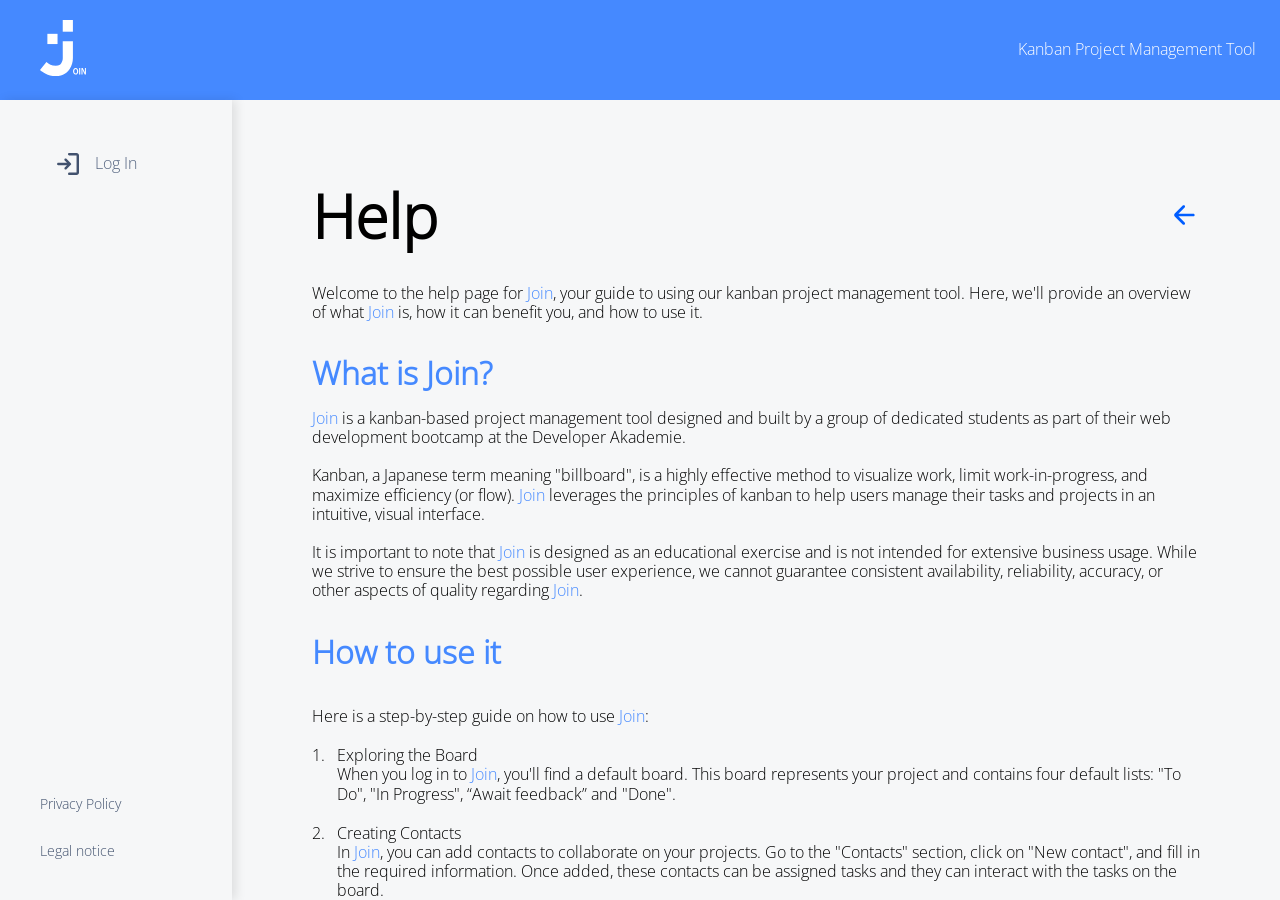
<file: html/help.html>
<!DOCTYPE html>
<html lang="en">

<head>
    <meta charset="UTF-8">
    <meta name="viewport" content="width=device-width, initial-scale=1.0">
    <title>Join | Help</title>

    <link rel="stylesheet" href="../css/fonts.css">
    <link rel="stylesheet" href="../css/standard.css">
    <link rel="stylesheet" href="../css/header.css">
    <link rel="stylesheet" href="../css/sidebar.css">
    <link rel="stylesheet" href="../css/help.css">
    <link rel="shortcut icon" href="../assets/icon/logo-blue.svg" type="image/x-icon">
</head>

<body onload="init()">

    <header>
        <div id="headerContent" class="header-content"></div>
    </header>

    <aside id="sidebarContent"></aside>

    <main>
        <div id="helpContent">
            <div class="help-headline">
                <h1>Help</h1>
                <button class="back-arrow" onclick="history.back()"><img class="back-arrow-img"
                        src="../assets/icon/sign/backarrow.svg" alt=""></button>
            </div>
            <p>Welcome to the help page for <span class="highlight-join">Join</span>, your guide to using our kanban
                project management tool. Here, we'll
                provide an overview of what <span class="highlight-join">Join</span> is, how it can benefit you, and how
                to use it.
            </p>
            <div class="whats-join">
                <h2>What is Join?</h2>
                <p><span class="highlight-join">Join</span> is a kanban-based project management tool designed and built
                    by a group of dedicated students as
                    part of their web development bootcamp at the Developer Akademie.<br>
                    <br>
                    Kanban, a Japanese term meaning "billboard", is a highly effective method to visualize work, limit
                    work-in-progress, and maximize efficiency (or flow). <span class="highlight-join">Join</span>
                    leverages the principles of kanban to help
                    users manage their tasks and projects in an intuitive, visual interface.<br>
                    <br>
                    It is important to note that <span class="highlight-join">Join</span> is designed as an educational
                    exercise and is not intended for
                    extensive business usage. While we strive to ensure the best possible user experience, we cannot
                    guarantee consistent availability, reliability, accuracy, or other aspects of quality regarding
                    <span class="highlight-join">Join</span>.
                </p>
            </div>
            <div class="howto-join">
                <h2>How to use it</h2>
                <p>Here is a step-by-step guide on how to use <span class="highlight-join">Join</span>:</p>
                <div class="explanation-point">
                    <p>1.</p>
                    <p>Exploring the Board<br>
                        When you log in to <span class="highlight-join">Join</span>, you'll find a default board. This
                        board represents your project and
                        contains four default lists: "To Do", "In Progress", “Await feedback” and "Done".
                    </p>
                </div>
                <div class="explanation-point">
                    <p>2.</p>
                    <p>Creating Contacts<br>
                        In <span class="highlight-join">Join</span>, you can add contacts to collaborate on your
                        projects. Go to the "Contacts" section,
                        click on "New contact", and fill in the required information. Once added, these contacts can be
                        assigned tasks and they can interact with the tasks on the board.
                    </p>
                </div>
                <div class="explanation-point">
                    <p>3.</p>
                    <p>Adding Cards<br>
                        Now that you've added your contacts, you can start adding cards. Cards represent individual
                        tasks. Click the "+" button under the appropriate list to create a new card. Fill in the task
                        details in the card, like task name, description, due date, assignees, etc.
                    </p>
                </div>
                <div class="explanation-point">
                    <p>4.</p>
                    <p>Moving Cards<br>
                        As the task moves from one stage to another, you can reflect that on the board by dragging and
                        dropping the card from one list to another.
                    </p>
                </div>
                <div class="explanation-point">
                    <p>5.</p>
                    <p>Deleting Cards<br>
                        Once a task is completed, you can either move it to the "Done" list or delete it. Deleting a
                        card will permanently remove it from the board. Please exercise caution when deleting cards, as
                        this action is irreversible.<br>
                        <br>
                        Remember that using <span class="highlight-join">Join</span> effectively requires consistent
                        updates from you and your team to
                        ensure the board reflects the current state of your project.<br>
                        <br>
                        Have more questions about <span class="highlight-join">Join</span>? Feel free to contact us at
                        da100projects@gmail.com. We're here to
                        help you!
                    </p>
                </div>
            </div>
            <h2>Enjoy using Join!</h2>
        </div>
    </main>

</body>

<script src="../script/templateHelper.js"></script>
<script src="../templates/sidebarTemplate.js"></script>
<script src="../templates/headerTemplate.js"></script>
<script src="../script/script.js"></script>

</html>
</file>
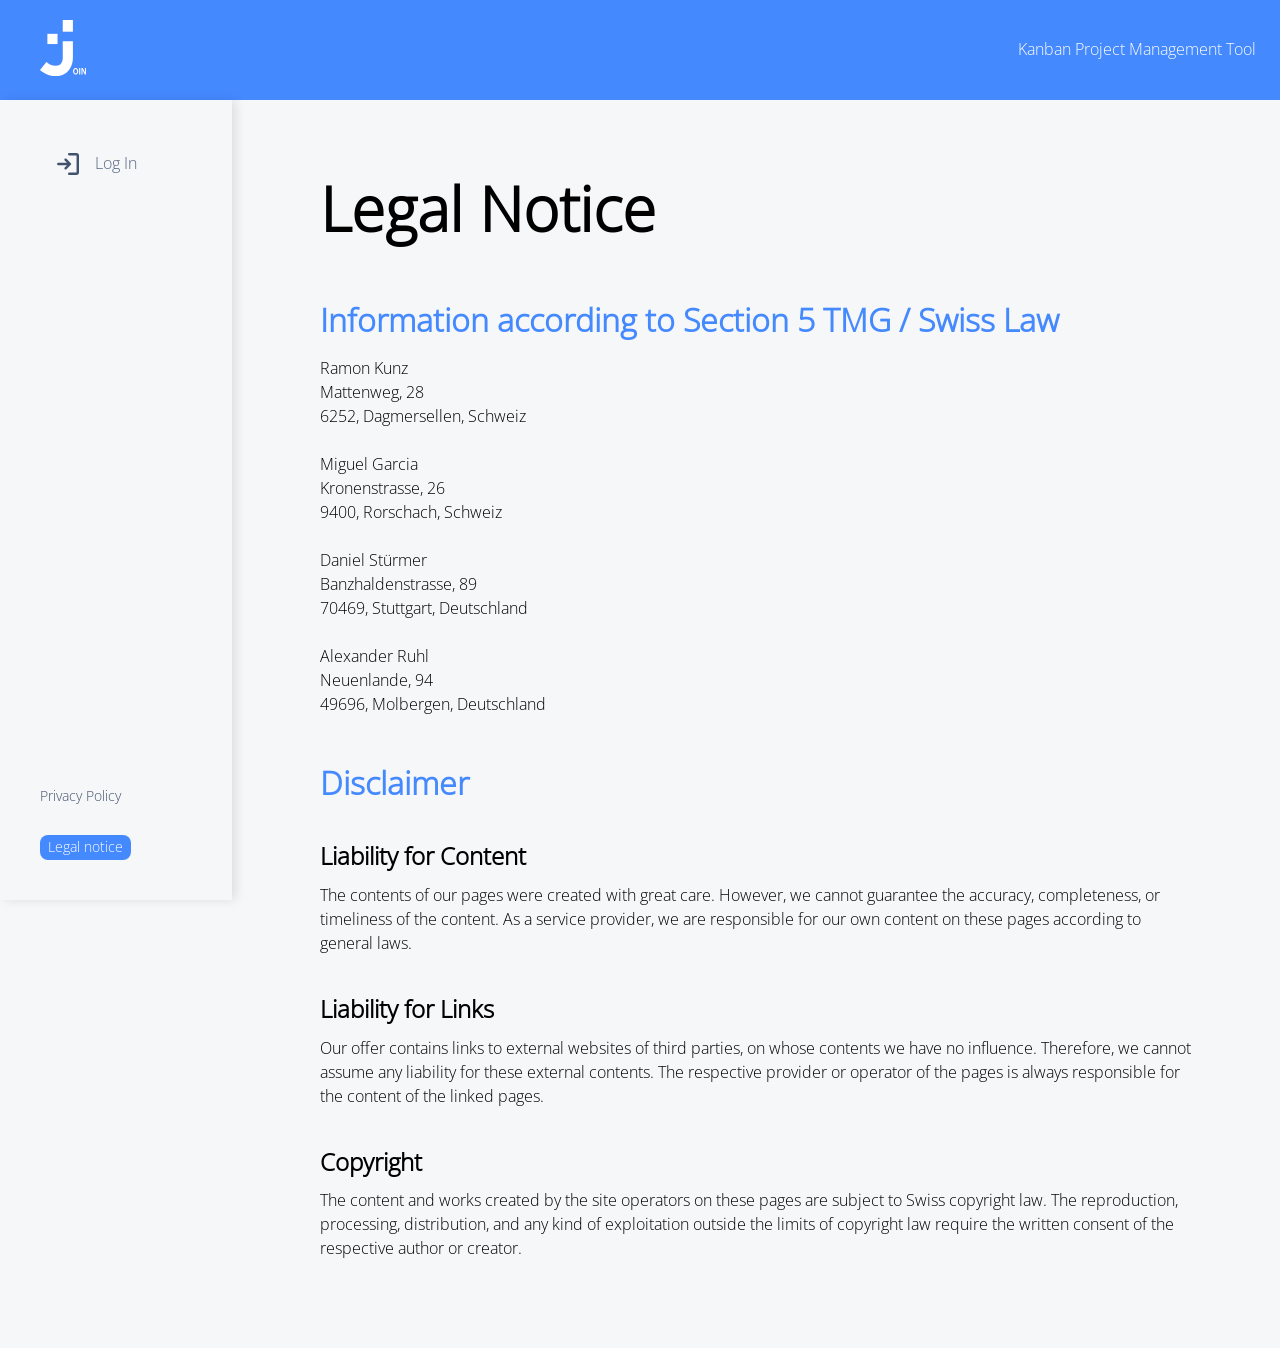
<file: html/legal-notice.html>
<!DOCTYPE html>
<html lang="en">

<head>
    <meta charset="UTF-8">
    <meta name="viewport" content="width=device-width, initial-scale=1.0">
    <title>Join | Legal Notice</title>

    <link rel="stylesheet" href="../css/fonts.css">
    <link rel="stylesheet" href="../css/standard.css">
    <link rel="stylesheet" href="../css/header.css">
    <link rel="stylesheet" href="../css/sidebar.css">
    <link rel="stylesheet" href="../css/legal-documentation.css">
    <link rel="shortcut icon" href="../assets/icon/logo-blue.svg" type="image/x-icon">
</head>

<body onload="init()">

    <header>
        <div id="headerContent" class="header-content"></div>
    </header>

    <aside id="sidebarContent"></aside>

    <main class="legal-content">
        <h1>Legal Notice</h1>

        <h2>Information according to Section 5 TMG / Swiss Law</h2>
        <p>
            Ramon Kunz
            <br>
            Mattenweg, 28
            <br>
            6252, Dagmersellen, Schweiz
            <br>
            <br>
            Miguel Garcia
            <br>
            Kronenstrasse, 26
            <br>
            9400, Rorschach, Schweiz
            <br>
            <br>
            Daniel Stürmer
            <br>
            Banzhaldenstrasse, 89
            <br>
            70469, Stuttgart, Deutschland
            <br>
            <br>
            Alexander Ruhl
            <br>
            Neuenlande, 94
            <br>
            49696, Molbergen, Deutschland
            <br>
        </p>

        <h2>Disclaimer</h2>
        <h3>Liability for Content</h3>
        <p>
            The contents of our pages were created with great care. However, we cannot guarantee the accuracy,
            completeness, or timeliness of the content. As a service provider, we are responsible for our own content on
            these pages according to general laws.
        </p>

        <h3>Liability for Links</h3>
        <p>
            Our offer contains links to external websites of third parties, on whose contents we have no influence.
            Therefore, we cannot assume any liability for these external contents. The respective provider or operator
            of the pages is always responsible for the content of the linked pages.
        </p>

        <h3>Copyright</h3>
        <p>
            The content and works created by the site operators on these pages are subject to Swiss copyright law. The
            reproduction, processing, distribution, and any kind of exploitation outside the limits of copyright law
            require the written consent of the respective author or creator.
        </p>
    </main>

</body>

<script src="../script/templateHelper.js"></script>
<script src="../templates/sidebarTemplate.js"></script>
<script src="../templates/headerTemplate.js"></script>
<script src="../script/script.js"></script>

</html>
</file>
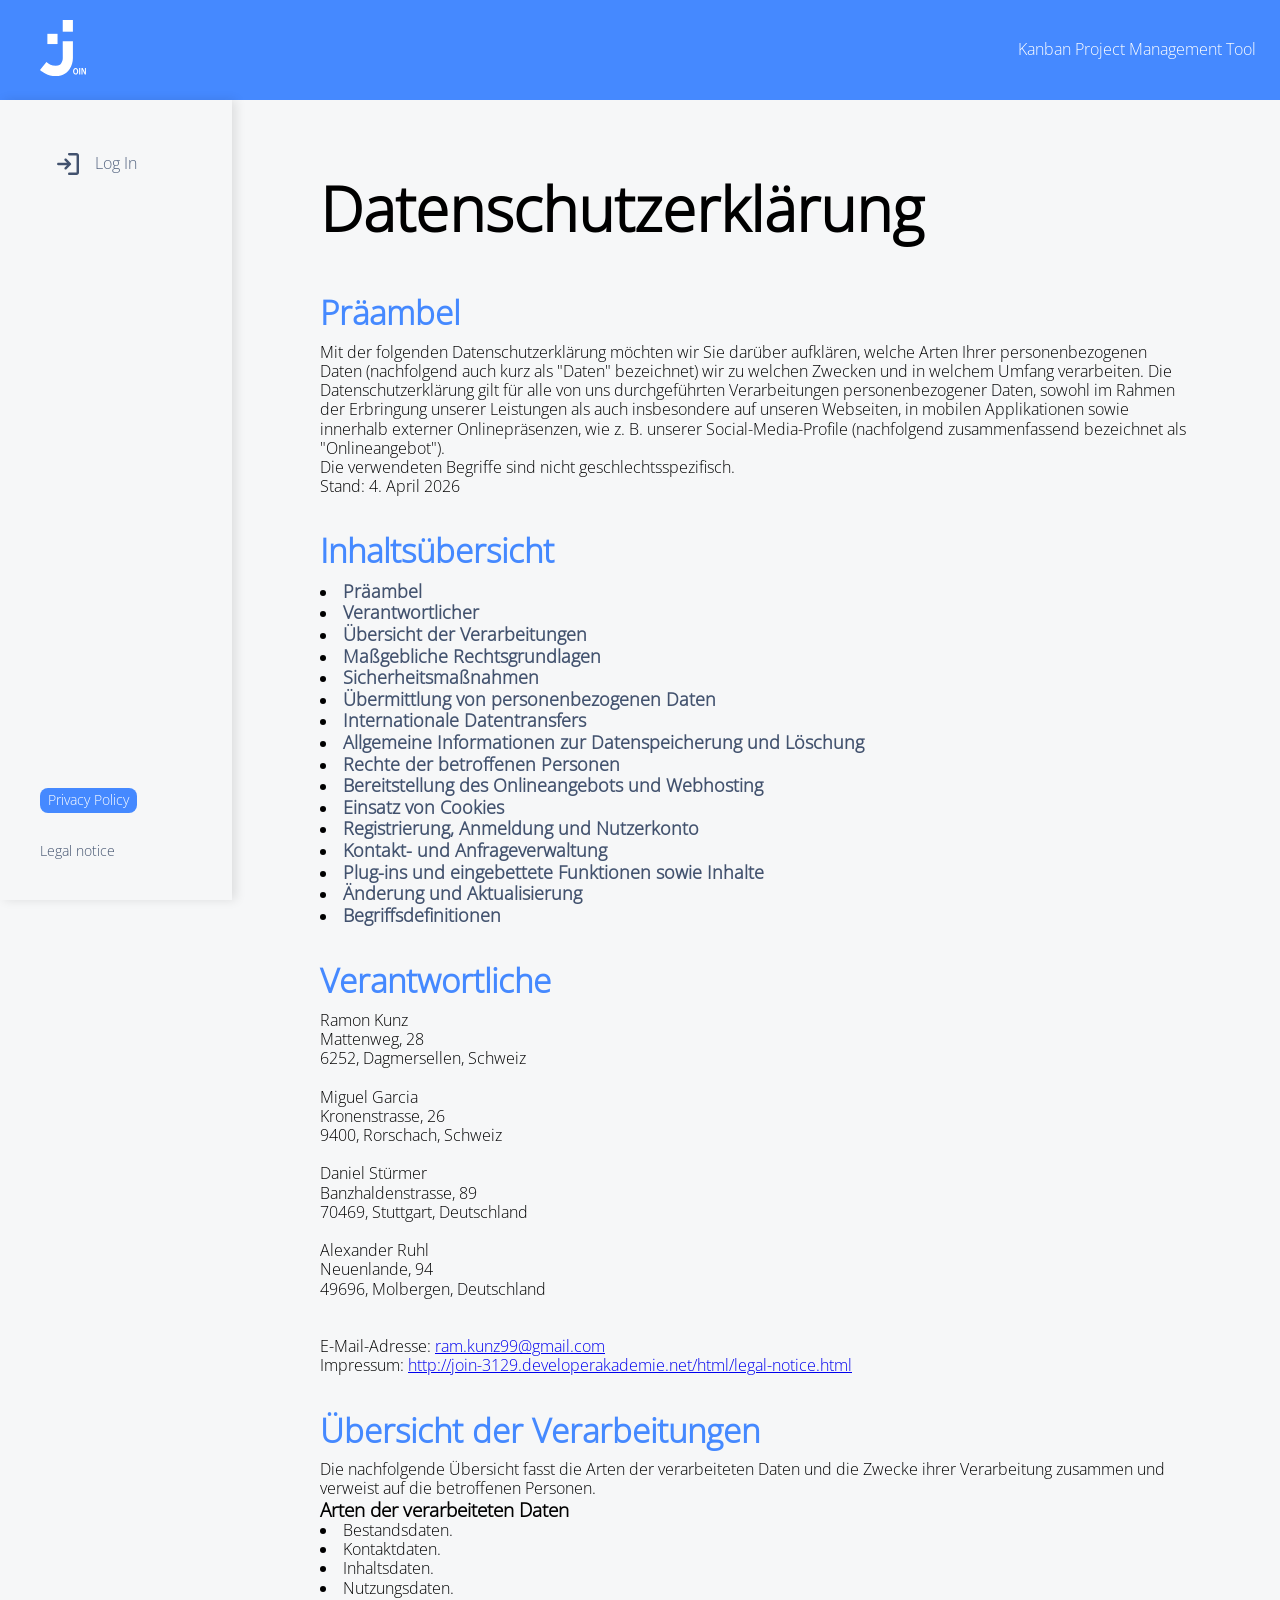
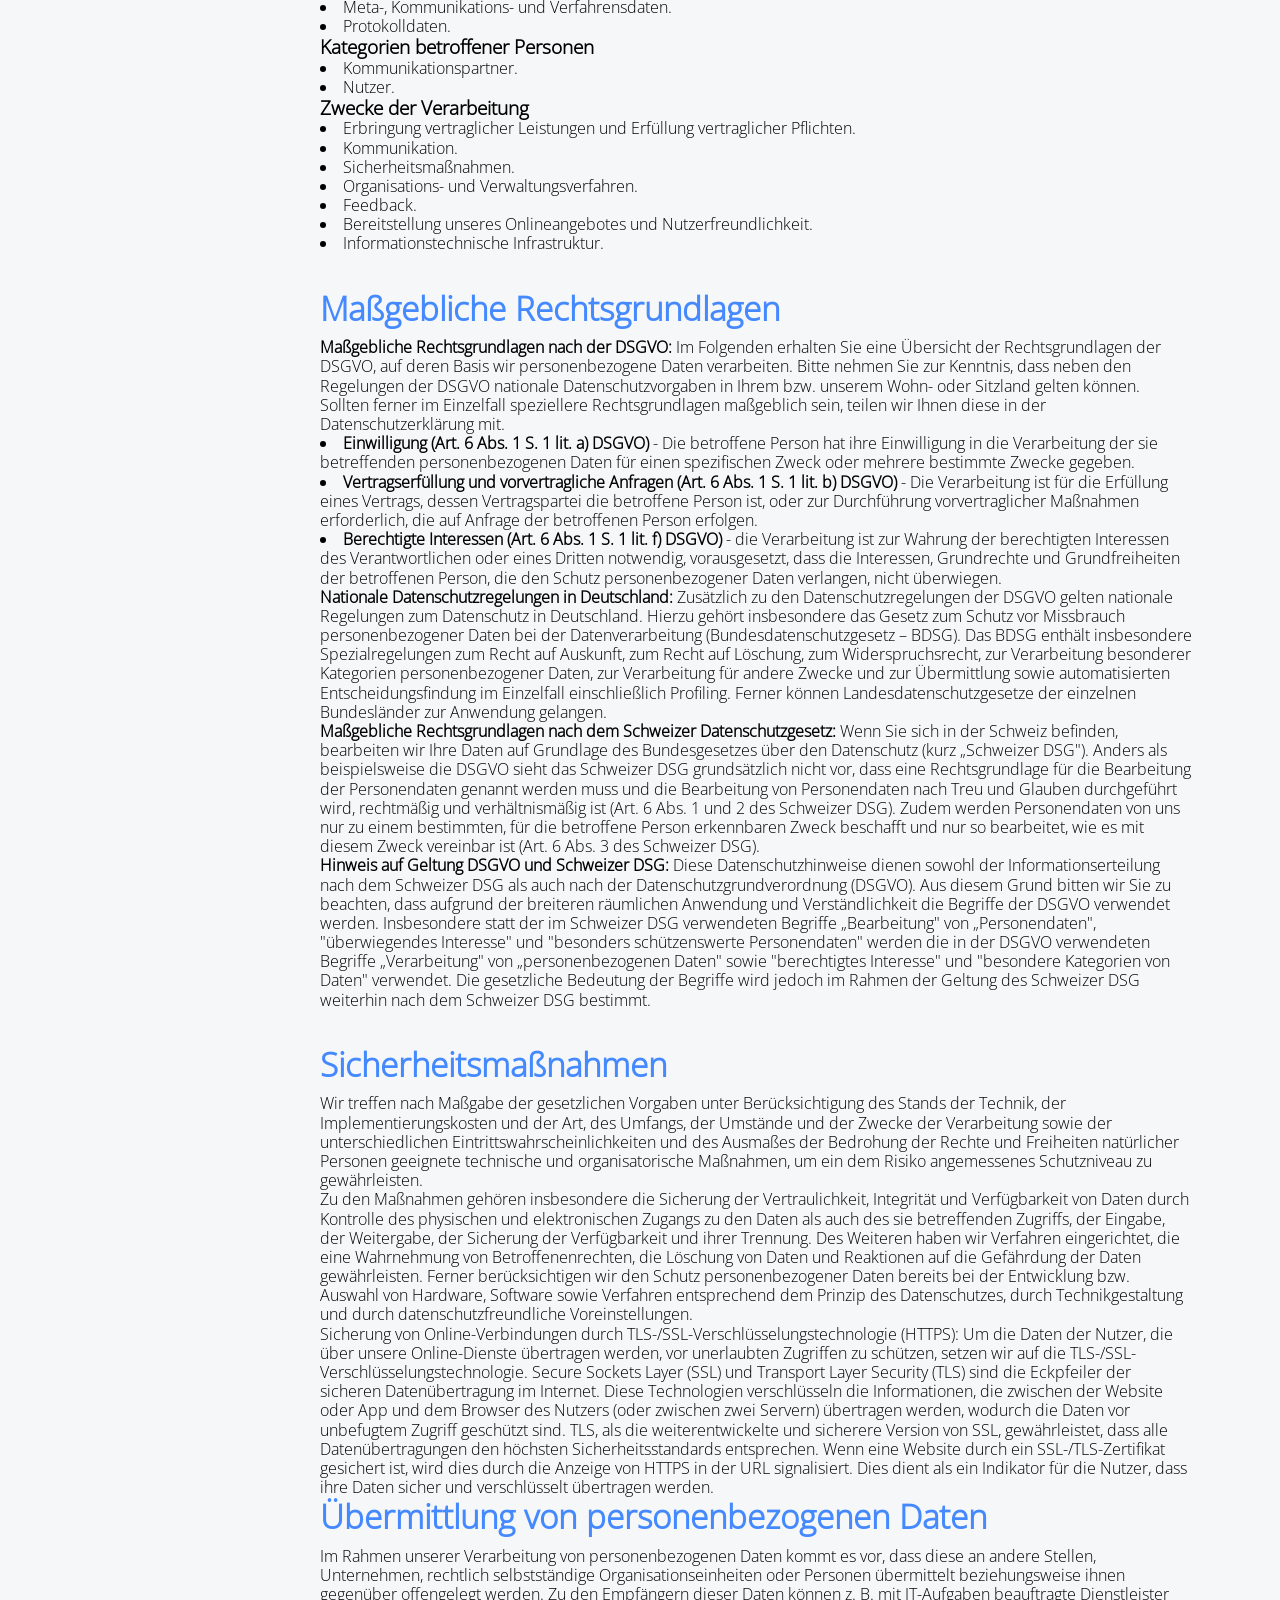
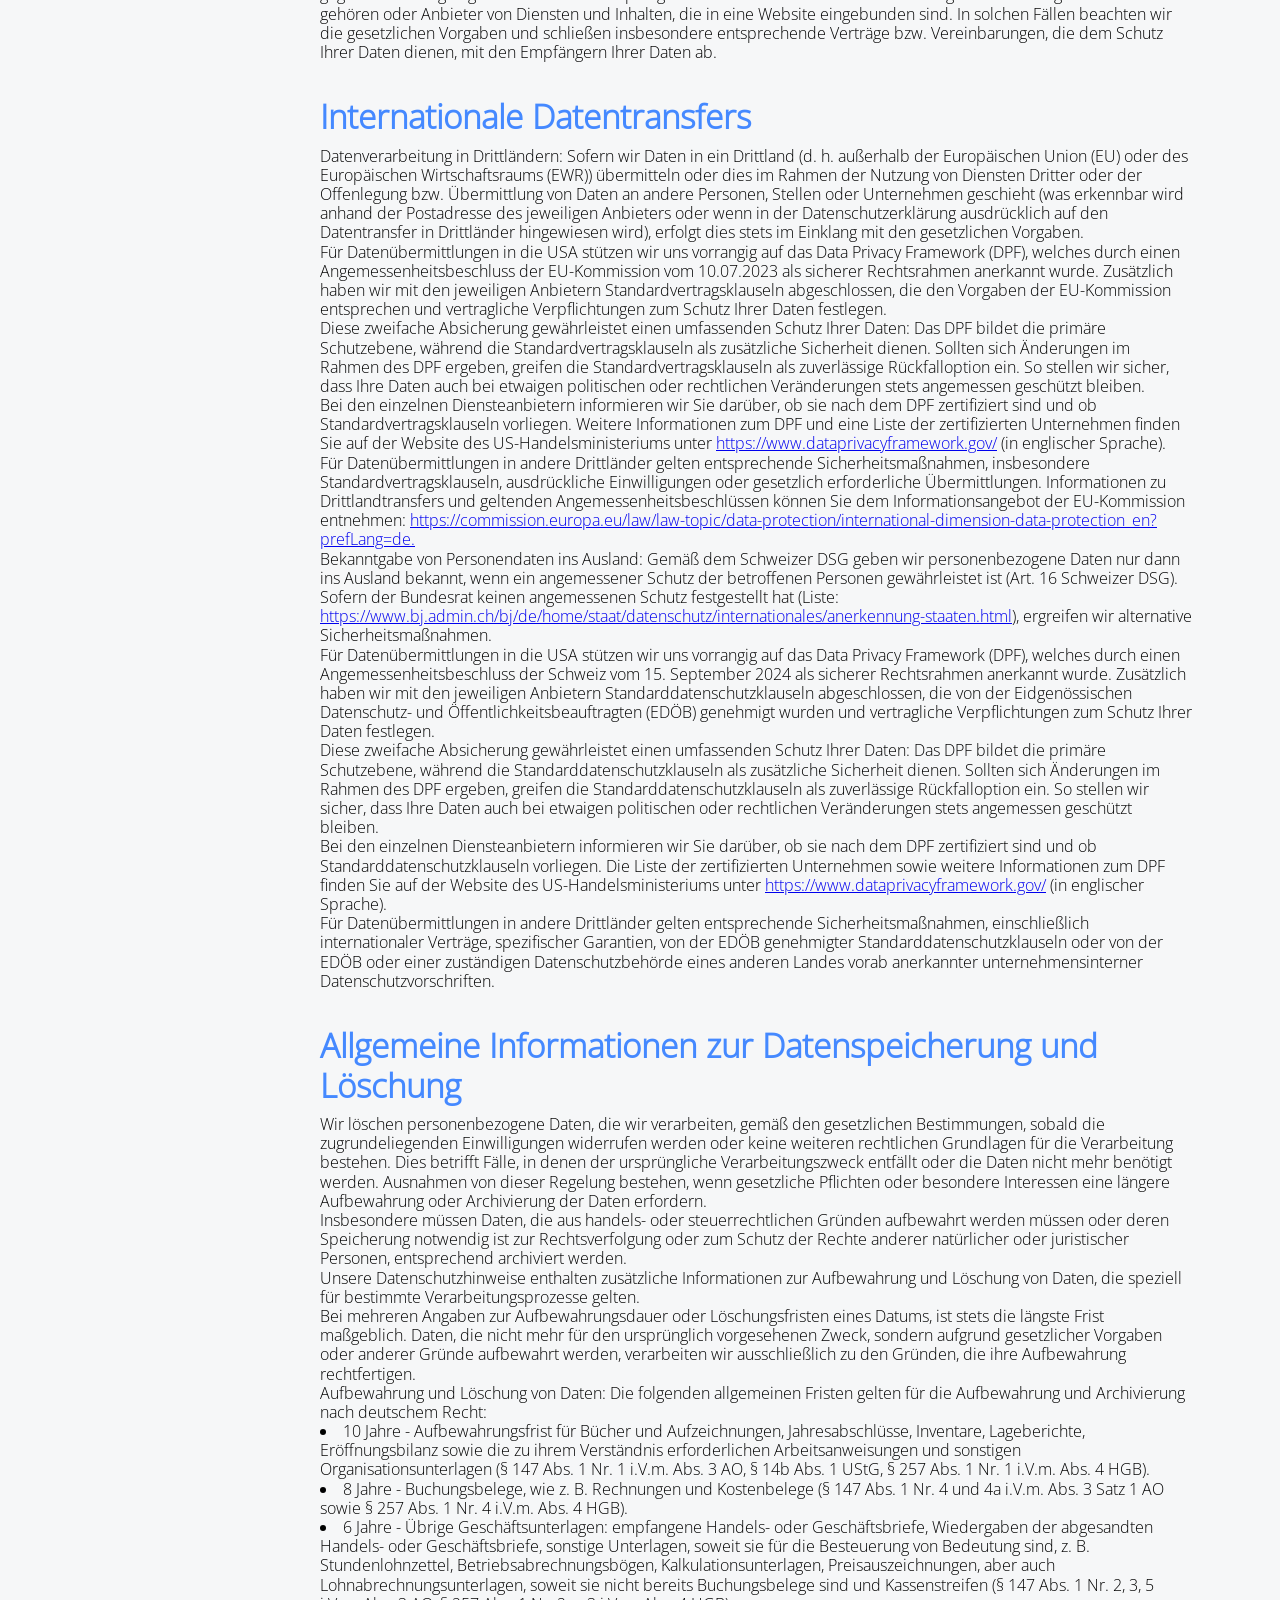
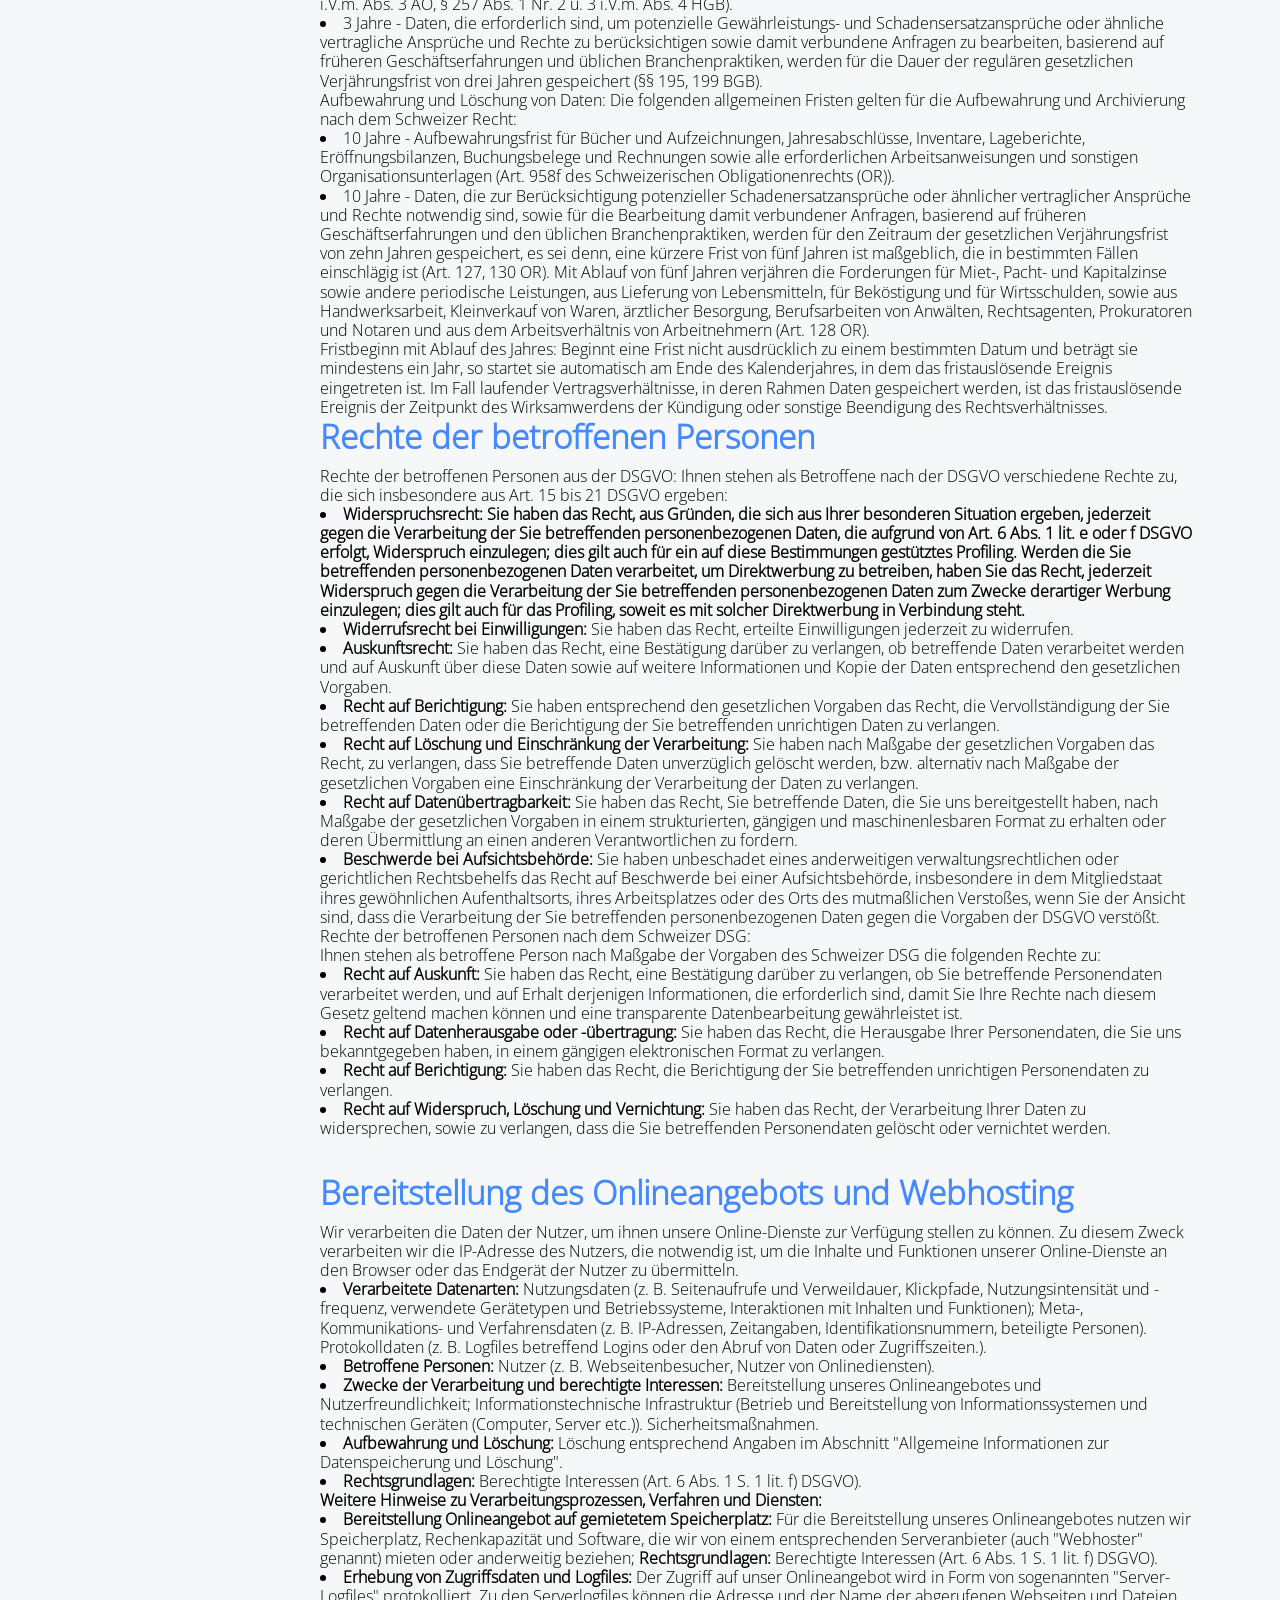
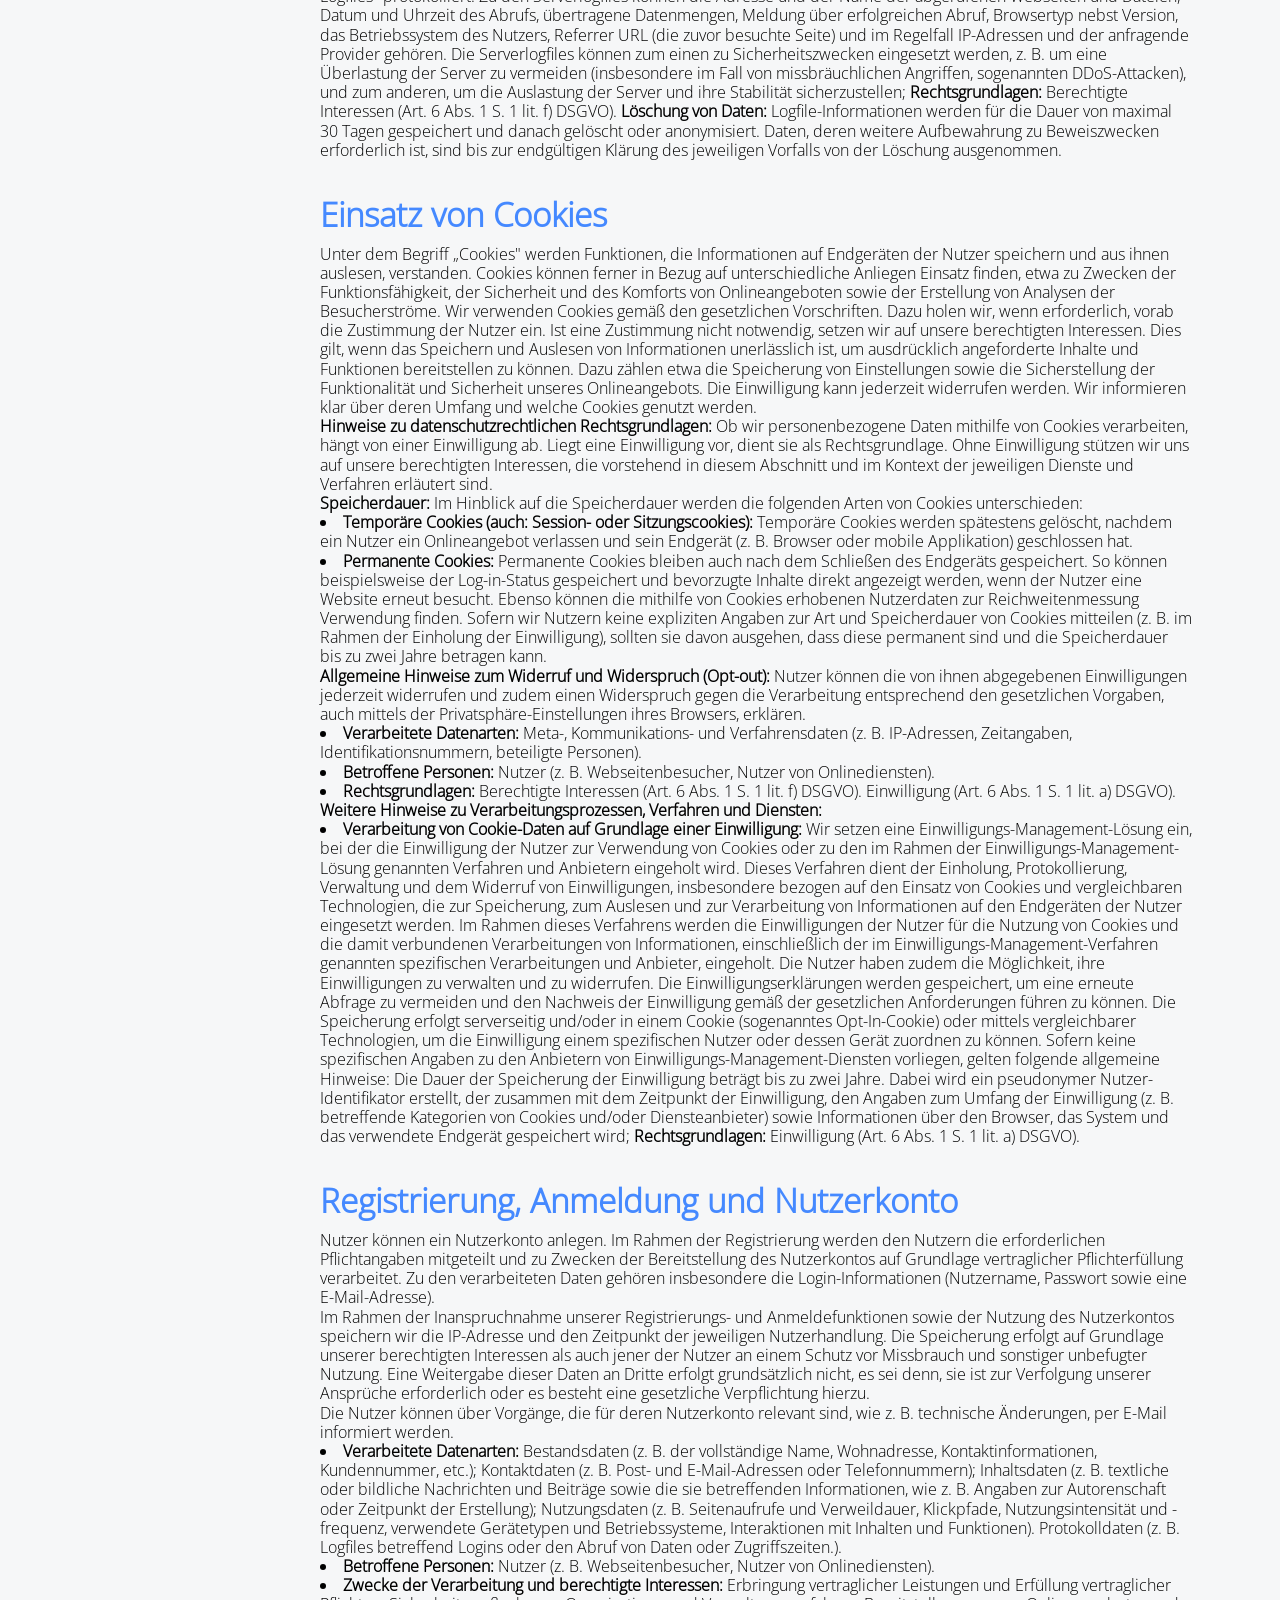
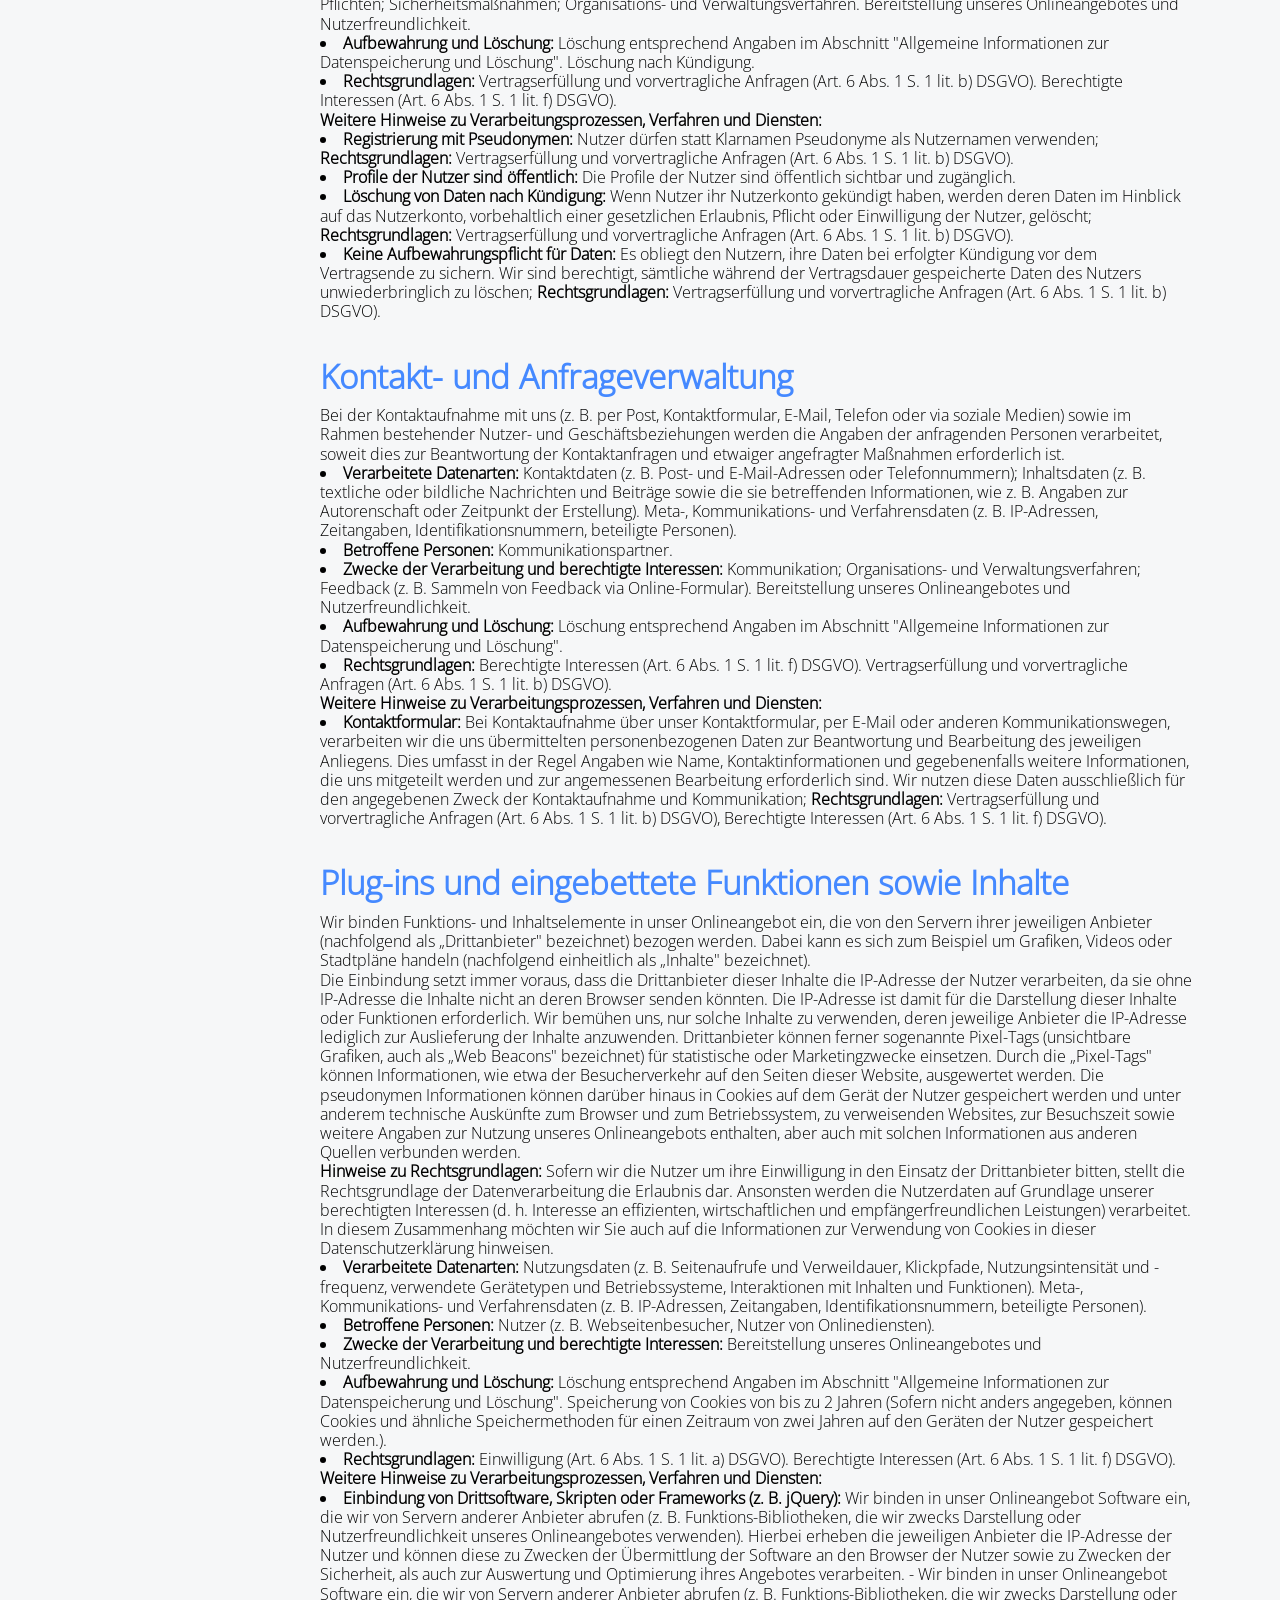
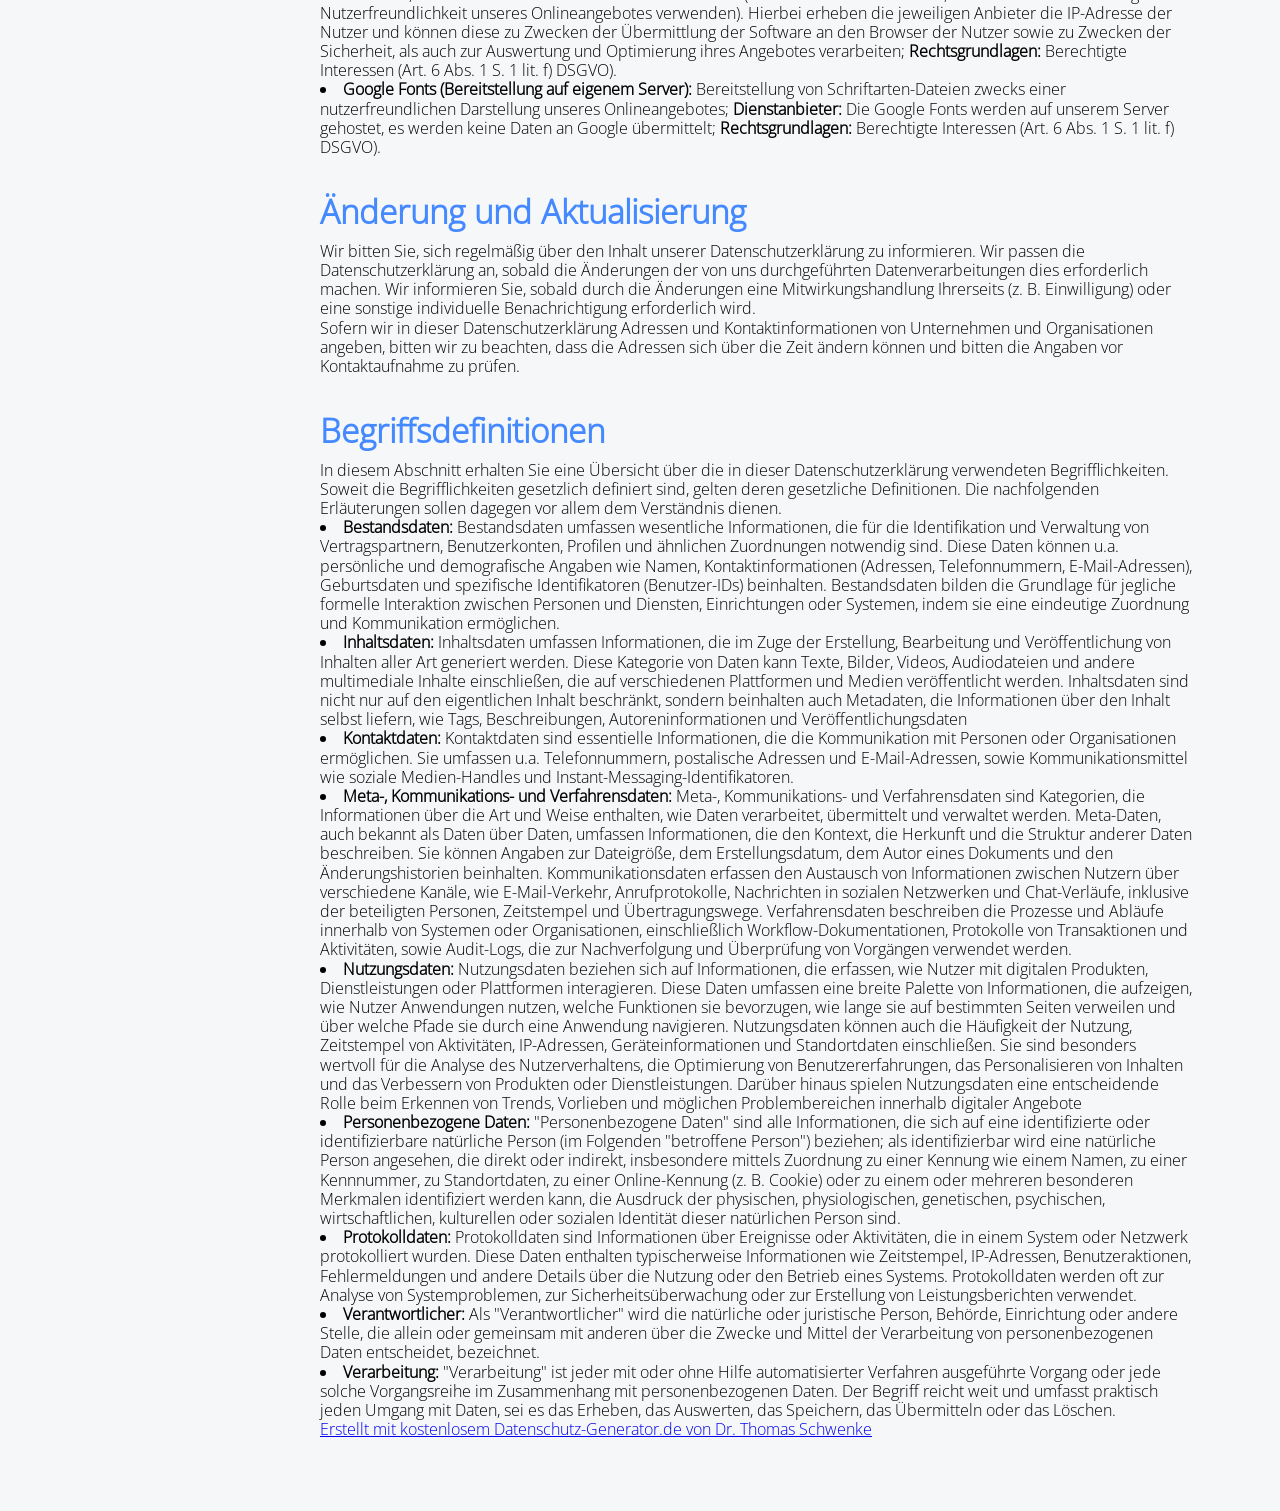
<file: html/privacy-policy.html>
<!doctype html>
<html lang="en">

<head>
  <meta charset="UTF-8" />
  <meta name="viewport" content="width=device-width, initial-scale=1.0" />
  <title>Join | Privacy Policy</title>

  <link rel="stylesheet" href="../css/fonts.css">
  <link rel="stylesheet" href="../css/standard.css" />
  <link rel="stylesheet" href="../css/header.css" />
  <link rel="stylesheet" href="../css/sidebar.css" />
  <link rel="stylesheet" href="../css/legal-documentation.css">
  <link rel="shortcut icon" href="../assets/icon/logo-blue.svg" type="image/x-icon">
</head>

<body onload="init()">

  <header>
    <div id="headerContent" class="header-content"></div>
  </header>

  <aside id="sidebarContent"></aside>

  <main>
    <h1>Datenschutzerklärung</h1>
    <div class="legal-documentation">
      <div>
        <h2 id="m716">Präambel</h2>
        <p>
          Mit der folgenden Datenschutzerklärung möchten wir Sie darüber
          aufklären, welche Arten Ihrer personenbezogenen Daten (nachfolgend auch
          kurz als "Daten" bezeichnet) wir zu welchen Zwecken und in welchem
          Umfang verarbeiten. Die Datenschutzerklärung gilt für alle von uns
          durchgeführten Verarbeitungen personenbezogener Daten, sowohl im Rahmen
          der Erbringung unserer Leistungen als auch insbesondere auf unseren
          Webseiten, in mobilen Applikationen sowie innerhalb externer
          Onlinepräsenzen, wie z. B. unserer Social-Media-Profile (nachfolgend
          zusammenfassend bezeichnet als "Onlineangebot").
        </p>
        <p>Die verwendeten Begriffe sind nicht geschlechtsspezifisch.</p>
        <p>Stand: 4. April 2026</p>
      </div>
      <div>
        <h2>Inhaltsübersicht</h2>
        <ul class="index">
          <li><a class="index-link" href="#m716">Präambel</a></li>
          <li><a class="index-link" href="#m3">Verantwortlicher</a></li>
          <li>
            <a class="index-link" href="#mOverview">Übersicht der Verarbeitungen</a>
          </li>
          <li>
            <a class="index-link" href="#m2427">Maßgebliche Rechtsgrundlagen</a>
          </li>
          <li><a class="index-link" href="#m27">Sicherheitsmaßnahmen</a></li>
          <li>
            <a class="index-link" href="#m25">Übermittlung von personenbezogenen Daten</a>
          </li>
          <li>
            <a class="index-link" href="#m24">Internationale Datentransfers</a>
          </li>
          <li>
            <a class="index-link" href="#m12">Allgemeine Informationen zur Datenspeicherung und Löschung</a>
          </li>
          <li>
            <a class="index-link" href="#m10">Rechte der betroffenen Personen</a>
          </li>
          <li>
            <a class="index-link" href="#m225">Bereitstellung des Onlineangebots und Webhosting</a>
          </li>
          <li><a class="index-link" href="#m134">Einsatz von Cookies</a></li>
          <li>
            <a class="index-link" href="#m367">Registrierung, Anmeldung und Nutzerkonto</a>
          </li>
          <li>
            <a class="index-link" href="#m182">Kontakt- und Anfrageverwaltung</a>
          </li>
          <li>
            <a class="index-link" href="#m328">Plug-ins und eingebettete Funktionen sowie Inhalte</a>
          </li>
          <li>
            <a class="index-link" href="#m15">Änderung und Aktualisierung</a>
          </li>
          <li><a class="index-link" href="#m42">Begriffsdefinitionen</a></li>
        </ul>
      </div>
      <div>
        <h2 id="m3">Verantwortliche</h2>
        <p>
          Ramon Kunz<br />Mattenweg, 28<br />6252, Dagmersellen, Schweiz<br /><br />Miguel
          Garcia<br />Kronenstrasse, 26<br />9400, Rorschach, Schweiz<br /><br />Daniel
          Stürmer<br />Banzhaldenstrasse, 89 <br />70469, Stuttgart,
          Deutschland<br /><br />Alexander Ruhl<br />Neuenlande, 94 <br />49696,
          Molbergen, Deutschland<br /><br /><br />
        </p>
        <p>
          E-Mail-Adresse:
          <a href="mailto:ram.kunz99@gmail.com">ram.kunz99@gmail.com</a>
        </p>
        <p>
          Impressum:
          <a href="http://join-3129.developerakademie.net/html/legal-notice.html"
            target="_blank">http://join-3129.developerakademie.net/html/legal-notice.html</a>
        </p>
      </div>
      <div>
        <h2 id="mOverview">Übersicht der Verarbeitungen</h2>
        <p>
          Die nachfolgende Übersicht fasst die Arten der verarbeiteten Daten und
          die Zwecke ihrer Verarbeitung zusammen und verweist auf die betroffenen
          Personen.
        </p>
        <h3>Arten der verarbeiteten Daten</h3>
        <ul>
          <li>Bestandsdaten.</li>
          <li>Kontaktdaten.</li>
          <li>Inhaltsdaten.</li>
          <li>Nutzungsdaten.</li>
          <li>Meta-, Kommunikations- und Verfahrensdaten.</li>
          <li>Protokolldaten.</li>
        </ul>
        <h3>Kategorien betroffener Personen</h3>
        <ul>
          <li>Kommunikationspartner.</li>
          <li>Nutzer.</li>
        </ul>
        <h3>Zwecke der Verarbeitung</h3>
        <ul>
          <li>
            Erbringung vertraglicher Leistungen und Erfüllung vertraglicher
            Pflichten.
          </li>
          <li>Kommunikation.</li>
          <li>Sicherheitsmaßnahmen.</li>
          <li>Organisations- und Verwaltungsverfahren.</li>
          <li>Feedback.</li>
          <li>
            Bereitstellung unseres Onlineangebotes und Nutzerfreundlichkeit.
          </li>
          <li>Informationstechnische Infrastruktur.</li>
        </ul>
      </div>
      <div>
        <h2 id="m2427">Maßgebliche Rechtsgrundlagen</h2>
        <p>
          <strong>Maßgebliche Rechtsgrundlagen nach der DSGVO: </strong>Im
          Folgenden erhalten Sie eine Übersicht der Rechtsgrundlagen der DSGVO,
          auf deren Basis wir personenbezogene Daten verarbeiten. Bitte nehmen Sie
          zur Kenntnis, dass neben den Regelungen der DSGVO nationale
          Datenschutzvorgaben in Ihrem bzw. unserem Wohn- oder Sitzland gelten
          können. Sollten ferner im Einzelfall speziellere Rechtsgrundlagen
          maßgeblich sein, teilen wir Ihnen diese in der Datenschutzerklärung mit.
        </p>
        <ul>
          <li>
            <strong>Einwilligung (Art. 6 Abs. 1 S. 1 lit. a) DSGVO)</strong> - Die
            betroffene Person hat ihre Einwilligung in die Verarbeitung der sie
            betreffenden personenbezogenen Daten für einen spezifischen Zweck oder
            mehrere bestimmte Zwecke gegeben.
          </li>
          <li>
            <strong>Vertragserfüllung und vorvertragliche Anfragen (Art. 6 Abs. 1 S. 1
              lit. b) DSGVO)</strong>
            - Die Verarbeitung ist für die Erfüllung eines Vertrags, dessen
            Vertragspartei die betroffene Person ist, oder zur Durchführung
            vorvertraglicher Maßnahmen erforderlich, die auf Anfrage der
            betroffenen Person erfolgen.
          </li>
          <li>
            <strong>Berechtigte Interessen (Art. 6 Abs. 1 S. 1 lit. f) DSGVO)</strong>
            - die Verarbeitung ist zur Wahrung der berechtigten Interessen des
            Verantwortlichen oder eines Dritten notwendig, vorausgesetzt, dass die
            Interessen, Grundrechte und Grundfreiheiten der betroffenen Person,
            die den Schutz personenbezogener Daten verlangen, nicht überwiegen.
          </li>
        </ul>
        <p>
          <strong>Nationale Datenschutzregelungen in Deutschland: </strong>Zusätzlich zu den Datenschutzregelungen der
          DSGVO gelten nationale
          Regelungen zum Datenschutz in Deutschland. Hierzu gehört insbesondere
          das Gesetz zum Schutz vor Missbrauch personenbezogener Daten bei der
          Datenverarbeitung (Bundesdatenschutzgesetz – BDSG). Das BDSG enthält
          insbesondere Spezialregelungen zum Recht auf Auskunft, zum Recht auf
          Löschung, zum Widerspruchsrecht, zur Verarbeitung besonderer Kategorien
          personenbezogener Daten, zur Verarbeitung für andere Zwecke und zur
          Übermittlung sowie automatisierten Entscheidungsfindung im Einzelfall
          einschließlich Profiling. Ferner können Landesdatenschutzgesetze der
          einzelnen Bundesländer zur Anwendung gelangen.
        </p>
        <p>
          <strong>Maßgebliche Rechtsgrundlagen nach dem Schweizer Datenschutzgesetz: </strong>Wenn Sie sich in der
          Schweiz befinden, bearbeiten wir Ihre Daten auf
          Grundlage des Bundesgesetzes über den Datenschutz (kurz „Schweizer
          DSG"). Anders als beispielsweise die DSGVO sieht das Schweizer DSG
          grundsätzlich nicht vor, dass eine Rechtsgrundlage für die Bearbeitung
          der Personendaten genannt werden muss und die Bearbeitung von
          Personendaten nach Treu und Glauben durchgeführt wird, rechtmäßig und
          verhältnismäßig ist (Art. 6 Abs. 1 und 2 des Schweizer DSG). Zudem
          werden Personendaten von uns nur zu einem bestimmten, für die betroffene
          Person erkennbaren Zweck beschafft und nur so bearbeitet, wie es mit
          diesem Zweck vereinbar ist (Art. 6 Abs. 3 des Schweizer DSG).
        </p>
        <p>
          <strong>Hinweis auf Geltung DSGVO und Schweizer DSG: </strong>Diese
          Datenschutzhinweise dienen sowohl der Informationserteilung nach dem
          Schweizer DSG als auch nach der Datenschutzgrundverordnung (DSGVO). Aus
          diesem Grund bitten wir Sie zu beachten, dass aufgrund der breiteren
          räumlichen Anwendung und Verständlichkeit die Begriffe der DSGVO
          verwendet werden. Insbesondere statt der im Schweizer DSG verwendeten
          Begriffe „Bearbeitung" von „Personendaten", "überwiegendes Interesse"
          und "besonders schützenswerte Personendaten" werden die in der DSGVO
          verwendeten Begriffe „Verarbeitung" von „personenbezogenen Daten" sowie
          "berechtigtes Interesse" und "besondere Kategorien von Daten" verwendet.
          Die gesetzliche Bedeutung der Begriffe wird jedoch im Rahmen der Geltung
          des Schweizer DSG weiterhin nach dem Schweizer DSG bestimmt.
        </p>
      </div>
      <div>
        <h2 id="m27">Sicherheitsmaßnahmen</h2>
        <p>
          Wir treffen nach Maßgabe der gesetzlichen Vorgaben unter
          Berücksichtigung des Stands der Technik, der Implementierungskosten und
          der Art, des Umfangs, der Umstände und der Zwecke der Verarbeitung sowie
          der unterschiedlichen Eintrittswahrscheinlichkeiten und des Ausmaßes der
          Bedrohung der Rechte und Freiheiten natürlicher Personen geeignete
          technische und organisatorische Maßnahmen, um ein dem Risiko
          angemessenes Schutzniveau zu gewährleisten.
        </p>
        <p>
          Zu den Maßnahmen gehören insbesondere die Sicherung der Vertraulichkeit,
          Integrität und Verfügbarkeit von Daten durch Kontrolle des physischen
          und elektronischen Zugangs zu den Daten als auch des sie betreffenden
          Zugriffs, der Eingabe, der Weitergabe, der Sicherung der Verfügbarkeit
          und ihrer Trennung. Des Weiteren haben wir Verfahren eingerichtet, die
          eine Wahrnehmung von Betroffenenrechten, die Löschung von Daten und
          Reaktionen auf die Gefährdung der Daten gewährleisten. Ferner
          berücksichtigen wir den Schutz personenbezogener Daten bereits bei der
          Entwicklung bzw. Auswahl von Hardware, Software sowie Verfahren
          entsprechend dem Prinzip des Datenschutzes, durch Technikgestaltung und
          durch datenschutzfreundliche Voreinstellungen.
        </p>
        <p>
          Sicherung von Online-Verbindungen durch
          TLS-/SSL-Verschlüsselungstechnologie (HTTPS): Um die Daten der Nutzer,
          die über unsere Online-Dienste übertragen werden, vor unerlaubten
          Zugriffen zu schützen, setzen wir auf die
          TLS-/SSL-Verschlüsselungstechnologie. Secure Sockets Layer (SSL) und
          Transport Layer Security (TLS) sind die Eckpfeiler der sicheren
          Datenübertragung im Internet. Diese Technologien verschlüsseln die
          Informationen, die zwischen der Website oder App und dem Browser des
          Nutzers (oder zwischen zwei Servern) übertragen werden, wodurch die
          Daten vor unbefugtem Zugriff geschützt sind. TLS, als die
          weiterentwickelte und sicherere Version von SSL, gewährleistet, dass
          alle Datenübertragungen den höchsten Sicherheitsstandards entsprechen.
          Wenn eine Website durch ein SSL-/TLS-Zertifikat gesichert ist, wird dies
          durch die Anzeige von HTTPS in der URL signalisiert. Dies dient als ein
          Indikator für die Nutzer, dass ihre Daten sicher und verschlüsselt
          übertragen werden.
        </p>
        <h2 id="m25">Übermittlung von personenbezogenen Daten</h2>
        <p>
          Im Rahmen unserer Verarbeitung von personenbezogenen Daten kommt es vor,
          dass diese an andere Stellen, Unternehmen, rechtlich selbstständige
          Organisationseinheiten oder Personen übermittelt beziehungsweise ihnen
          gegenüber offengelegt werden. Zu den Empfängern dieser Daten können
          z. B. mit IT-Aufgaben beauftragte Dienstleister gehören oder Anbieter
          von Diensten und Inhalten, die in eine Website eingebunden sind. In
          solchen Fällen beachten wir die gesetzlichen Vorgaben und schließen
          insbesondere entsprechende Verträge bzw. Vereinbarungen, die dem Schutz
          Ihrer Daten dienen, mit den Empfängern Ihrer Daten ab.
        </p>
      </div>
      <div>
        <h2 id="m24">Internationale Datentransfers</h2>
        <p>
          Datenverarbeitung in Drittländern: Sofern wir Daten in ein Drittland (d.
          h. außerhalb der Europäischen Union (EU) oder des Europäischen
          Wirtschaftsraums (EWR)) übermitteln oder dies im Rahmen der Nutzung von
          Diensten Dritter oder der Offenlegung bzw. Übermittlung von Daten an
          andere Personen, Stellen oder Unternehmen geschieht (was erkennbar wird
          anhand der Postadresse des jeweiligen Anbieters oder wenn in der
          Datenschutzerklärung ausdrücklich auf den Datentransfer in Drittländer
          hingewiesen wird), erfolgt dies stets im Einklang mit den gesetzlichen
          Vorgaben.
        </p>
        <p>
          Für Datenübermittlungen in die USA stützen wir uns vorrangig auf das
          Data Privacy Framework (DPF), welches durch einen
          Angemessenheitsbeschluss der EU-Kommission vom 10.07.2023 als sicherer
          Rechtsrahmen anerkannt wurde. Zusätzlich haben wir mit den jeweiligen
          Anbietern Standardvertragsklauseln abgeschlossen, die den Vorgaben der
          EU-Kommission entsprechen und vertragliche Verpflichtungen zum Schutz
          Ihrer Daten festlegen.
        </p>
        <p>
          Diese zweifache Absicherung gewährleistet einen umfassenden Schutz Ihrer
          Daten: Das DPF bildet die primäre Schutzebene, während die
          Standardvertragsklauseln als zusätzliche Sicherheit dienen. Sollten sich
          Änderungen im Rahmen des DPF ergeben, greifen die
          Standardvertragsklauseln als zuverlässige Rückfalloption ein. So stellen
          wir sicher, dass Ihre Daten auch bei etwaigen politischen oder
          rechtlichen Veränderungen stets angemessen geschützt bleiben.
        </p>
        <p>
          Bei den einzelnen Diensteanbietern informieren wir Sie darüber, ob sie
          nach dem DPF zertifiziert sind und ob Standardvertragsklauseln
          vorliegen. Weitere Informationen zum DPF und eine Liste der
          zertifizierten Unternehmen finden Sie auf der Website des
          US-Handelsministeriums unter
          <a href="https://www.dataprivacyframework.gov/" target="_blank">https://www.dataprivacyframework.gov/</a>
          (in englischer Sprache).
        </p>
        <p>
          Für Datenübermittlungen in andere Drittländer gelten entsprechende
          Sicherheitsmaßnahmen, insbesondere Standardvertragsklauseln,
          ausdrückliche Einwilligungen oder gesetzlich erforderliche
          Übermittlungen. Informationen zu Drittlandtransfers und geltenden
          Angemessenheitsbeschlüssen können Sie dem Informationsangebot der
          EU-Kommission entnehmen:
          <a href="https://commission.europa.eu/law/law-topic/data-protection/international-dimension-data-protection_en?prefLang=de"
            target="_blank">https://commission.europa.eu/law/law-topic/data-protection/international-dimension-data-protection_en?prefLang=de.</a>
        </p>
        <p>
          Bekanntgabe von Personendaten ins Ausland: Gemäß dem Schweizer DSG geben
          wir personenbezogene Daten nur dann ins Ausland bekannt, wenn ein
          angemessener Schutz der betroffenen Personen gewährleistet ist (Art. 16
          Schweizer DSG). Sofern der Bundesrat keinen angemessenen Schutz
          festgestellt hat (Liste:
          <a href="https://www.bj.admin.ch/bj/de/home/staat/datenschutz/internationales/anerkennung-staaten.html"
            target="_blank">https://www.bj.admin.ch/bj/de/home/staat/datenschutz/internationales/anerkennung-staaten.html</a>),
          ergreifen wir alternative Sicherheitsmaßnahmen.
        </p>
        <p>
          Für Datenübermittlungen in die USA stützen wir uns vorrangig auf das
          Data Privacy Framework (DPF), welches durch einen
          Angemessenheitsbeschluss der Schweiz vom 15. September 2024 als sicherer
          Rechtsrahmen anerkannt wurde. Zusätzlich haben wir mit den jeweiligen
          Anbietern Standarddatenschutzklauseln abgeschlossen, die von der
          Eidgenössischen Datenschutz- und Öffentlichkeitsbeauftragten (EDÖB)
          genehmigt wurden und vertragliche Verpflichtungen zum Schutz Ihrer Daten
          festlegen.
        </p>
        <p>
          Diese zweifache Absicherung gewährleistet einen umfassenden Schutz Ihrer
          Daten: Das DPF bildet die primäre Schutzebene, während die
          Standarddatenschutzklauseln als zusätzliche Sicherheit dienen. Sollten
          sich Änderungen im Rahmen des DPF ergeben, greifen die
          Standarddatenschutzklauseln als zuverlässige Rückfalloption ein. So
          stellen wir sicher, dass Ihre Daten auch bei etwaigen politischen oder
          rechtlichen Veränderungen stets angemessen geschützt bleiben.
        </p>
        <p>
          Bei den einzelnen Diensteanbietern informieren wir Sie darüber, ob sie
          nach dem DPF zertifiziert sind und ob Standarddatenschutzklauseln
          vorliegen. Die Liste der zertifizierten Unternehmen sowie weitere
          Informationen zum DPF finden Sie auf der Website des
          US-Handelsministeriums unter
          <a href="https://www.dataprivacyframework.gov/" target="_blank">https://www.dataprivacyframework.gov/</a>
          (in englischer Sprache).
        </p>
        <p>
          Für Datenübermittlungen in andere Drittländer gelten entsprechende
          Sicherheitsmaßnahmen, einschließlich internationaler Verträge,
          spezifischer Garantien, von der EDÖB genehmigter
          Standarddatenschutzklauseln oder von der EDÖB oder einer zuständigen
          Datenschutzbehörde eines anderen Landes vorab anerkannter
          unternehmensinterner Datenschutzvorschriften.
        </p>
      </div>
      <div>
        <h2 id="m12">
          Allgemeine Informationen zur Datenspeicherung und Löschung
        </h2>
        <p>
          Wir löschen personenbezogene Daten, die wir verarbeiten, gemäß den
          gesetzlichen Bestimmungen, sobald die zugrundeliegenden Einwilligungen
          widerrufen werden oder keine weiteren rechtlichen Grundlagen für die
          Verarbeitung bestehen. Dies betrifft Fälle, in denen der ursprüngliche
          Verarbeitungszweck entfällt oder die Daten nicht mehr benötigt werden.
          Ausnahmen von dieser Regelung bestehen, wenn gesetzliche Pflichten oder
          besondere Interessen eine längere Aufbewahrung oder Archivierung der
          Daten erfordern.
        </p>
        <p>
          Insbesondere müssen Daten, die aus handels- oder steuerrechtlichen
          Gründen aufbewahrt werden müssen oder deren Speicherung notwendig ist
          zur Rechtsverfolgung oder zum Schutz der Rechte anderer natürlicher oder
          juristischer Personen, entsprechend archiviert werden.
        </p>
        <p>
          Unsere Datenschutzhinweise enthalten zusätzliche Informationen zur
          Aufbewahrung und Löschung von Daten, die speziell für bestimmte
          Verarbeitungsprozesse gelten.
        </p>
        <p>
          Bei mehreren Angaben zur Aufbewahrungsdauer oder Löschungsfristen eines
          Datums, ist stets die längste Frist maßgeblich. Daten, die nicht mehr
          für den ursprünglich vorgesehenen Zweck, sondern aufgrund gesetzlicher
          Vorgaben oder anderer Gründe aufbewahrt werden, verarbeiten wir
          ausschließlich zu den Gründen, die ihre Aufbewahrung rechtfertigen.
        </p>
        <p>
          Aufbewahrung und Löschung von Daten: Die folgenden allgemeinen Fristen
          gelten für die Aufbewahrung und Archivierung nach deutschem Recht:
        </p>
        <ul>
          <li>
            10 Jahre - Aufbewahrungsfrist für Bücher und Aufzeichnungen,
            Jahresabschlüsse, Inventare, Lageberichte, Eröffnungsbilanz sowie die
            zu ihrem Verständnis erforderlichen Arbeitsanweisungen und sonstigen
            Organisationsunterlagen (§ 147 Abs. 1 Nr. 1 i.V.m. Abs. 3 AO, § 14b
            Abs. 1 UStG, § 257 Abs. 1 Nr. 1 i.V.m. Abs. 4 HGB).
          </li>
          <li>
            8 Jahre - Buchungsbelege, wie z. B. Rechnungen und Kostenbelege (§ 147
            Abs. 1 Nr. 4 und 4a i.V.m. Abs. 3 Satz 1 AO sowie § 257 Abs. 1 Nr. 4
            i.V.m. Abs. 4 HGB).
          </li>
          <li>
            6 Jahre - Übrige Geschäftsunterlagen: empfangene Handels- oder
            Geschäftsbriefe, Wiedergaben der abgesandten Handels- oder
            Geschäftsbriefe, sonstige Unterlagen, soweit sie für die Besteuerung
            von Bedeutung sind, z. B. Stundenlohnzettel, Betriebsabrechnungsbögen,
            Kalkulationsunterlagen, Preisauszeichnungen, aber auch
            Lohnabrechnungsunterlagen, soweit sie nicht bereits Buchungsbelege
            sind und Kassenstreifen (§ 147 Abs. 1 Nr. 2, 3, 5 i.V.m. Abs. 3 AO, §
            257 Abs. 1 Nr. 2 u. 3 i.V.m. Abs. 4 HGB).
          </li>
          <li>
            3 Jahre - Daten, die erforderlich sind, um potenzielle
            Gewährleistungs- und Schadensersatzansprüche oder ähnliche
            vertragliche Ansprüche und Rechte zu berücksichtigen sowie damit
            verbundene Anfragen zu bearbeiten, basierend auf früheren
            Geschäftserfahrungen und üblichen Branchenpraktiken, werden für die
            Dauer der regulären gesetzlichen Verjährungsfrist von drei Jahren
            gespeichert (§§ 195, 199 BGB).
          </li>
        </ul>
        <p>
          Aufbewahrung und Löschung von Daten: Die folgenden allgemeinen Fristen
          gelten für die Aufbewahrung und Archivierung nach dem Schweizer Recht:
        </p>
        <ul>
          <li>
            10 Jahre - Aufbewahrungsfrist für Bücher und Aufzeichnungen,
            Jahresabschlüsse, Inventare, Lageberichte, Eröffnungsbilanzen,
            Buchungsbelege und Rechnungen sowie alle erforderlichen
            Arbeitsanweisungen und sonstigen Organisationsunterlagen (Art. 958f
            des Schweizerischen Obligationenrechts (OR)).
          </li>
          <li>
            10 Jahre - Daten, die zur Berücksichtigung potenzieller
            Schadenersatzansprüche oder ähnlicher vertraglicher Ansprüche und
            Rechte notwendig sind, sowie für die Bearbeitung damit verbundener
            Anfragen, basierend auf früheren Geschäftserfahrungen und den üblichen
            Branchenpraktiken, werden für den Zeitraum der gesetzlichen
            Verjährungsfrist von zehn Jahren gespeichert, es sei denn, eine
            kürzere Frist von fünf Jahren ist maßgeblich, die in bestimmten Fällen
            einschlägig ist (Art. 127, 130 OR). Mit Ablauf von fünf Jahren
            verjähren die Forderungen für Miet-, Pacht- und Kapitalzinse sowie
            andere periodische Leistungen, aus Lieferung von Lebensmitteln, für
            Beköstigung und für Wirtsschulden, sowie aus Handwerksarbeit,
            Kleinverkauf von Waren, ärztlicher Besorgung, Berufsarbeiten von
            Anwälten, Rechtsagenten, Prokuratoren und Notaren und aus dem
            Arbeitsverhältnis von Arbeitnehmern (Art. 128 OR).
          </li>
        </ul>
        <p>
          Fristbeginn mit Ablauf des Jahres: Beginnt eine Frist nicht ausdrücklich
          zu einem bestimmten Datum und beträgt sie mindestens ein Jahr, so
          startet sie automatisch am Ende des Kalenderjahres, in dem das
          fristauslösende Ereignis eingetreten ist. Im Fall laufender
          Vertragsverhältnisse, in deren Rahmen Daten gespeichert werden, ist das
          fristauslösende Ereignis der Zeitpunkt des Wirksamwerdens der Kündigung
          oder sonstige Beendigung des Rechtsverhältnisses.
        </p>
        <h2 id="m10">Rechte der betroffenen Personen</h2>
        <p>
          Rechte der betroffenen Personen aus der DSGVO: Ihnen stehen als
          Betroffene nach der DSGVO verschiedene Rechte zu, die sich insbesondere
          aus Art. 15 bis 21 DSGVO ergeben:
        </p>
        <ul>
          <li>
            <strong>Widerspruchsrecht: Sie haben das Recht, aus Gründen, die sich aus
              Ihrer besonderen Situation ergeben, jederzeit gegen die Verarbeitung
              der Sie betreffenden personenbezogenen Daten, die aufgrund von Art.
              6 Abs. 1 lit. e oder f DSGVO erfolgt, Widerspruch einzulegen; dies
              gilt auch für ein auf diese Bestimmungen gestütztes Profiling.
              Werden die Sie betreffenden personenbezogenen Daten verarbeitet, um
              Direktwerbung zu betreiben, haben Sie das Recht, jederzeit
              Widerspruch gegen die Verarbeitung der Sie betreffenden
              personenbezogenen Daten zum Zwecke derartiger Werbung einzulegen;
              dies gilt auch für das Profiling, soweit es mit solcher
              Direktwerbung in Verbindung steht.</strong>
          </li>
          <li>
            <strong>Widerrufsrecht bei Einwilligungen:</strong> Sie haben das
            Recht, erteilte Einwilligungen jederzeit zu widerrufen.
          </li>
          <li>
            <strong>Auskunftsrecht:</strong> Sie haben das Recht, eine Bestätigung
            darüber zu verlangen, ob betreffende Daten verarbeitet werden und auf
            Auskunft über diese Daten sowie auf weitere Informationen und Kopie
            der Daten entsprechend den gesetzlichen Vorgaben.
          </li>
          <li>
            <strong>Recht auf Berichtigung:</strong> Sie haben entsprechend den
            gesetzlichen Vorgaben das Recht, die Vervollständigung der Sie
            betreffenden Daten oder die Berichtigung der Sie betreffenden
            unrichtigen Daten zu verlangen.
          </li>
          <li>
            <strong>Recht auf Löschung und Einschränkung der Verarbeitung:</strong>
            Sie haben nach Maßgabe der gesetzlichen Vorgaben das Recht, zu
            verlangen, dass Sie betreffende Daten unverzüglich gelöscht werden,
            bzw. alternativ nach Maßgabe der gesetzlichen Vorgaben eine
            Einschränkung der Verarbeitung der Daten zu verlangen.
          </li>
          <li>
            <strong>Recht auf Datenübertragbarkeit:</strong> Sie haben das Recht,
            Sie betreffende Daten, die Sie uns bereitgestellt haben, nach Maßgabe
            der gesetzlichen Vorgaben in einem strukturierten, gängigen und
            maschinenlesbaren Format zu erhalten oder deren Übermittlung an einen
            anderen Verantwortlichen zu fordern.
          </li>
          <li>
            <strong>Beschwerde bei Aufsichtsbehörde:</strong> Sie haben
            unbeschadet eines anderweitigen verwaltungsrechtlichen oder
            gerichtlichen Rechtsbehelfs das Recht auf Beschwerde bei einer
            Aufsichtsbehörde, insbesondere in dem Mitgliedstaat ihres gewöhnlichen
            Aufenthaltsorts, ihres Arbeitsplatzes oder des Orts des mutmaßlichen
            Verstoßes, wenn Sie der Ansicht sind, dass die Verarbeitung der Sie
            betreffenden personenbezogenen Daten gegen die Vorgaben der DSGVO
            verstößt.
          </li>
        </ul>
        <p>Rechte der betroffenen Personen nach dem Schweizer DSG:</p>
        <p>
          Ihnen stehen als betroffene Person nach Maßgabe der Vorgaben des
          Schweizer DSG die folgenden Rechte zu:
        </p>
        <ul>
          <li>
            <strong>Recht auf Auskunft: </strong>Sie haben das Recht, eine
            Bestätigung darüber zu verlangen, ob Sie betreffende Personendaten
            verarbeitet werden, und auf Erhalt derjenigen Informationen, die
            erforderlich sind, damit Sie Ihre Rechte nach diesem Gesetz geltend
            machen können und eine transparente Datenbearbeitung gewährleistet
            ist.
          </li>
          <li>
            <strong>Recht auf Datenherausgabe oder -übertragung: </strong>Sie
            haben das Recht, die Herausgabe Ihrer Personendaten, die Sie uns
            bekanntgegeben haben, in einem gängigen elektronischen Format zu
            verlangen.
          </li>
          <li>
            <strong>Recht auf Berichtigung:</strong> Sie haben das Recht, die
            Berichtigung der Sie betreffenden unrichtigen Personendaten zu
            verlangen.
          </li>
          <li>
            <strong>Recht auf Widerspruch, Löschung und Vernichtung: </strong>Sie
            haben das Recht, der Verarbeitung Ihrer Daten zu widersprechen, sowie
            zu verlangen, dass die Sie betreffenden Personendaten gelöscht oder
            vernichtet werden.
          </li>
        </ul>
      </div>
      <div>
        <h2 id="m225">Bereitstellung des Onlineangebots und Webhosting</h2>
        <p>
          Wir verarbeiten die Daten der Nutzer, um ihnen unsere Online-Dienste zur
          Verfügung stellen zu können. Zu diesem Zweck verarbeiten wir die
          IP-Adresse des Nutzers, die notwendig ist, um die Inhalte und Funktionen
          unserer Online-Dienste an den Browser oder das Endgerät der Nutzer zu
          übermitteln.
        </p>
        <ul class="m-elements">
          <li>
            <strong>Verarbeitete Datenarten:</strong> Nutzungsdaten (z. B.
            Seitenaufrufe und Verweildauer, Klickpfade, Nutzungsintensität und
            -frequenz, verwendete Gerätetypen und Betriebssysteme, Interaktionen
            mit Inhalten und Funktionen); Meta-, Kommunikations- und
            Verfahrensdaten (z. B. IP-Adressen, Zeitangaben,
            Identifikationsnummern, beteiligte Personen). Protokolldaten (z. B.
            Logfiles betreffend Logins oder den Abruf von Daten oder
            Zugriffszeiten.).
          </li>
          <li>
            <strong>Betroffene Personen:</strong> Nutzer (z. B. Webseitenbesucher,
            Nutzer von Onlinediensten).
          </li>
          <li>
            <strong>Zwecke der Verarbeitung und berechtigte Interessen:</strong>
            Bereitstellung unseres Onlineangebotes und Nutzerfreundlichkeit;
            Informationstechnische Infrastruktur (Betrieb und Bereitstellung von
            Informationssystemen und technischen Geräten (Computer, Server etc.)).
            Sicherheitsmaßnahmen.
          </li>
          <li>
            <strong>Aufbewahrung und Löschung:</strong> Löschung entsprechend
            Angaben im Abschnitt "Allgemeine Informationen zur Datenspeicherung
            und Löschung".
          </li>
          <li class="">
            <strong>Rechtsgrundlagen:</strong> Berechtigte Interessen (Art. 6 Abs.
            1 S. 1 lit. f) DSGVO).
          </li>
        </ul>
        <p>
          <strong>Weitere Hinweise zu Verarbeitungsprozessen, Verfahren und
            Diensten:</strong>
        </p>
        <ul class="m-elements">
          <li>
            <strong>Bereitstellung Onlineangebot auf gemietetem Speicherplatz: </strong>Für die Bereitstellung unseres
            Onlineangebotes nutzen wir
            Speicherplatz, Rechenkapazität und Software, die wir von einem
            entsprechenden Serveranbieter (auch "Webhoster" genannt) mieten oder
            anderweitig beziehen;
            <span class=""><strong>Rechtsgrundlagen:</strong> Berechtigte Interessen (Art. 6
              Abs. 1 S. 1 lit. f) DSGVO).</span>
          </li>
          <li>
            <strong>Erhebung von Zugriffsdaten und Logfiles: </strong>Der Zugriff
            auf unser Onlineangebot wird in Form von sogenannten "Server-Logfiles"
            protokolliert. Zu den Serverlogfiles können die Adresse und der Name
            der abgerufenen Webseiten und Dateien, Datum und Uhrzeit des Abrufs,
            übertragene Datenmengen, Meldung über erfolgreichen Abruf, Browsertyp
            nebst Version, das Betriebssystem des Nutzers, Referrer URL (die zuvor
            besuchte Seite) und im Regelfall IP-Adressen und der anfragende
            Provider gehören. Die Serverlogfiles können zum einen zu
            Sicherheitszwecken eingesetzt werden, z. B. um eine Überlastung der
            Server zu vermeiden (insbesondere im Fall von missbräuchlichen
            Angriffen, sogenannten DDoS-Attacken), und zum anderen, um die
            Auslastung der Server und ihre Stabilität sicherzustellen;
            <span class=""><strong>Rechtsgrundlagen:</strong> Berechtigte Interessen (Art. 6
              Abs. 1 S. 1 lit. f) DSGVO). </span><strong>Löschung von Daten:</strong> Logfile-Informationen werden für
            die Dauer von maximal 30 Tagen gespeichert und danach gelöscht oder
            anonymisiert. Daten, deren weitere Aufbewahrung zu Beweiszwecken
            erforderlich ist, sind bis zur endgültigen Klärung des jeweiligen
            Vorfalls von der Löschung ausgenommen.
          </li>
        </ul>
      </div>
      <div>
        <h2 id="m134">Einsatz von Cookies</h2>
        <p>
          Unter dem Begriff „Cookies" werden Funktionen, die Informationen auf
          Endgeräten der Nutzer speichern und aus ihnen auslesen, verstanden.
          Cookies können ferner in Bezug auf unterschiedliche Anliegen Einsatz
          finden, etwa zu Zwecken der Funktionsfähigkeit, der Sicherheit und des
          Komforts von Onlineangeboten sowie der Erstellung von Analysen der
          Besucherströme. Wir verwenden Cookies gemäß den gesetzlichen
          Vorschriften. Dazu holen wir, wenn erforderlich, vorab die Zustimmung
          der Nutzer ein. Ist eine Zustimmung nicht notwendig, setzen wir auf
          unsere berechtigten Interessen. Dies gilt, wenn das Speichern und
          Auslesen von Informationen unerlässlich ist, um ausdrücklich
          angeforderte Inhalte und Funktionen bereitstellen zu können. Dazu zählen
          etwa die Speicherung von Einstellungen sowie die Sicherstellung der
          Funktionalität und Sicherheit unseres Onlineangebots. Die Einwilligung
          kann jederzeit widerrufen werden. Wir informieren klar über deren Umfang
          und welche Cookies genutzt werden.
        </p>
        <p>
          <strong>Hinweise zu datenschutzrechtlichen Rechtsgrundlagen: </strong>Ob
          wir personenbezogene Daten mithilfe von Cookies verarbeiten, hängt von
          einer Einwilligung ab. Liegt eine Einwilligung vor, dient sie als
          Rechtsgrundlage. Ohne Einwilligung stützen wir uns auf unsere
          berechtigten Interessen, die vorstehend in diesem Abschnitt und im
          Kontext der jeweiligen Dienste und Verfahren erläutert sind.
        </p>
        <p>
          <strong>Speicherdauer: </strong>Im Hinblick auf die Speicherdauer werden
          die folgenden Arten von Cookies unterschieden:
        </p>
        <ul>
          <li>
            <strong>Temporäre Cookies (auch: Session- oder Sitzungscookies):</strong>
            Temporäre Cookies werden spätestens gelöscht, nachdem ein Nutzer ein
            Onlineangebot verlassen und sein Endgerät (z. B. Browser oder mobile
            Applikation) geschlossen hat.
          </li>
          <li>
            <strong>Permanente Cookies:</strong> Permanente Cookies bleiben auch
            nach dem Schließen des Endgeräts gespeichert. So können beispielsweise
            der Log-in-Status gespeichert und bevorzugte Inhalte direkt angezeigt
            werden, wenn der Nutzer eine Website erneut besucht. Ebenso können die
            mithilfe von Cookies erhobenen Nutzerdaten zur Reichweitenmessung
            Verwendung finden. Sofern wir Nutzern keine expliziten Angaben zur Art
            und Speicherdauer von Cookies mitteilen (z. B. im Rahmen der Einholung
            der Einwilligung), sollten sie davon ausgehen, dass diese permanent
            sind und die Speicherdauer bis zu zwei Jahre betragen kann.
          </li>
        </ul>
        <p>
          <strong>Allgemeine Hinweise zum Widerruf und Widerspruch (Opt-out): </strong>Nutzer können die von ihnen
          abgegebenen Einwilligungen jederzeit
          widerrufen und zudem einen Widerspruch gegen die Verarbeitung
          entsprechend den gesetzlichen Vorgaben, auch mittels der
          Privatsphäre-Einstellungen ihres Browsers, erklären.
        </p>
        <ul class="m-elements">
          <li>
            <strong>Verarbeitete Datenarten:</strong> Meta-, Kommunikations- und
            Verfahrensdaten (z. B. IP-Adressen, Zeitangaben,
            Identifikationsnummern, beteiligte Personen).
          </li>
          <li>
            <strong>Betroffene Personen:</strong> Nutzer (z. B. Webseitenbesucher,
            Nutzer von Onlinediensten).
          </li>
          <li class="">
            <strong>Rechtsgrundlagen:</strong> Berechtigte Interessen (Art. 6 Abs.
            1 S. 1 lit. f) DSGVO). Einwilligung (Art. 6 Abs. 1 S. 1 lit. a)
            DSGVO).
          </li>
        </ul>
        <p>
          <strong>Weitere Hinweise zu Verarbeitungsprozessen, Verfahren und
            Diensten:</strong>
        </p>
        <ul class="m-elements">
          <li>
            <strong>Verarbeitung von Cookie-Daten auf Grundlage einer Einwilligung: </strong>Wir setzen eine
            Einwilligungs-Management-Lösung ein, bei der die
            Einwilligung der Nutzer zur Verwendung von Cookies oder zu den im
            Rahmen der Einwilligungs-Management-Lösung genannten Verfahren und
            Anbietern eingeholt wird. Dieses Verfahren dient der Einholung,
            Protokollierung, Verwaltung und dem Widerruf von Einwilligungen,
            insbesondere bezogen auf den Einsatz von Cookies und vergleichbaren
            Technologien, die zur Speicherung, zum Auslesen und zur Verarbeitung
            von Informationen auf den Endgeräten der Nutzer eingesetzt werden. Im
            Rahmen dieses Verfahrens werden die Einwilligungen der Nutzer für die
            Nutzung von Cookies und die damit verbundenen Verarbeitungen von
            Informationen, einschließlich der im
            Einwilligungs-Management-Verfahren genannten spezifischen
            Verarbeitungen und Anbieter, eingeholt. Die Nutzer haben zudem die
            Möglichkeit, ihre Einwilligungen zu verwalten und zu widerrufen. Die
            Einwilligungserklärungen werden gespeichert, um eine erneute Abfrage
            zu vermeiden und den Nachweis der Einwilligung gemäß der gesetzlichen
            Anforderungen führen zu können. Die Speicherung erfolgt serverseitig
            und/oder in einem Cookie (sogenanntes Opt-In-Cookie) oder mittels
            vergleichbarer Technologien, um die Einwilligung einem spezifischen
            Nutzer oder dessen Gerät zuordnen zu können. Sofern keine spezifischen
            Angaben zu den Anbietern von Einwilligungs-Management-Diensten
            vorliegen, gelten folgende allgemeine Hinweise: Die Dauer der
            Speicherung der Einwilligung beträgt bis zu zwei Jahre. Dabei wird ein
            pseudonymer Nutzer-Identifikator erstellt, der zusammen mit dem
            Zeitpunkt der Einwilligung, den Angaben zum Umfang der Einwilligung
            (z. B. betreffende Kategorien von Cookies und/oder Diensteanbieter)
            sowie Informationen über den Browser, das System und das verwendete
            Endgerät gespeichert wird;
            <span class=""><strong>Rechtsgrundlagen:</strong> Einwilligung (Art. 6 Abs. 1 S. 1
              lit. a) DSGVO).</span>
          </li>
        </ul>
      </div>
      <div>
        <h2 id="m367">Registrierung, Anmeldung und Nutzerkonto</h2>
        <p>
          Nutzer können ein Nutzerkonto anlegen. Im Rahmen der Registrierung
          werden den Nutzern die erforderlichen Pflichtangaben mitgeteilt und zu
          Zwecken der Bereitstellung des Nutzerkontos auf Grundlage vertraglicher
          Pflichterfüllung verarbeitet. Zu den verarbeiteten Daten gehören
          insbesondere die Login-Informationen (Nutzername, Passwort sowie eine
          E-Mail-Adresse).
        </p>
        <p>
          Im Rahmen der Inanspruchnahme unserer Registrierungs- und
          Anmeldefunktionen sowie der Nutzung des Nutzerkontos speichern wir die
          IP-Adresse und den Zeitpunkt der jeweiligen Nutzerhandlung. Die
          Speicherung erfolgt auf Grundlage unserer berechtigten Interessen als
          auch jener der Nutzer an einem Schutz vor Missbrauch und sonstiger
          unbefugter Nutzung. Eine Weitergabe dieser Daten an Dritte erfolgt
          grundsätzlich nicht, es sei denn, sie ist zur Verfolgung unserer
          Ansprüche erforderlich oder es besteht eine gesetzliche Verpflichtung
          hierzu.
        </p>
        <p>
          Die Nutzer können über Vorgänge, die für deren Nutzerkonto relevant
          sind, wie z. B. technische Änderungen, per E-Mail informiert werden.
        </p>
        <ul class="m-elements">
          <li>
            <strong>Verarbeitete Datenarten:</strong> Bestandsdaten (z. B. der
            vollständige Name, Wohnadresse, Kontaktinformationen, Kundennummer,
            etc.); Kontaktdaten (z. B. Post- und E-Mail-Adressen oder
            Telefonnummern); Inhaltsdaten (z. B. textliche oder bildliche
            Nachrichten und Beiträge sowie die sie betreffenden Informationen, wie
            z. B. Angaben zur Autorenschaft oder Zeitpunkt der Erstellung);
            Nutzungsdaten (z. B. Seitenaufrufe und Verweildauer, Klickpfade,
            Nutzungsintensität und -frequenz, verwendete Gerätetypen und
            Betriebssysteme, Interaktionen mit Inhalten und Funktionen).
            Protokolldaten (z. B. Logfiles betreffend Logins oder den Abruf von
            Daten oder Zugriffszeiten.).
          </li>
          <li>
            <strong>Betroffene Personen:</strong> Nutzer (z. B. Webseitenbesucher,
            Nutzer von Onlinediensten).
          </li>
          <li>
            <strong>Zwecke der Verarbeitung und berechtigte Interessen:</strong>
            Erbringung vertraglicher Leistungen und Erfüllung vertraglicher
            Pflichten; Sicherheitsmaßnahmen; Organisations- und
            Verwaltungsverfahren. Bereitstellung unseres Onlineangebotes und
            Nutzerfreundlichkeit.
          </li>
          <li>
            <strong>Aufbewahrung und Löschung:</strong> Löschung entsprechend
            Angaben im Abschnitt "Allgemeine Informationen zur Datenspeicherung
            und Löschung". Löschung nach Kündigung.
          </li>
          <li class="">
            <strong>Rechtsgrundlagen:</strong> Vertragserfüllung und
            vorvertragliche Anfragen (Art. 6 Abs. 1 S. 1 lit. b) DSGVO).
            Berechtigte Interessen (Art. 6 Abs. 1 S. 1 lit. f) DSGVO).
          </li>
        </ul>
        <p>
          <strong>Weitere Hinweise zu Verarbeitungsprozessen, Verfahren und
            Diensten:</strong>
        </p>
        <ul class="m-elements">
          <li>
            <strong>Registrierung mit Pseudonymen: </strong>Nutzer dürfen statt
            Klarnamen Pseudonyme als Nutzernamen verwenden;
            <span class=""><strong>Rechtsgrundlagen:</strong> Vertragserfüllung und
              vorvertragliche Anfragen (Art. 6 Abs. 1 S. 1 lit. b) DSGVO).</span>
          </li>
          <li>
            <strong>Profile der Nutzer sind öffentlich: </strong>Die Profile der
            Nutzer sind öffentlich sichtbar und zugänglich.
          </li>
          <li>
            <strong>Löschung von Daten nach Kündigung: </strong>Wenn Nutzer ihr
            Nutzerkonto gekündigt haben, werden deren Daten im Hinblick auf das
            Nutzerkonto, vorbehaltlich einer gesetzlichen Erlaubnis, Pflicht oder
            Einwilligung der Nutzer, gelöscht;
            <span class=""><strong>Rechtsgrundlagen:</strong> Vertragserfüllung und
              vorvertragliche Anfragen (Art. 6 Abs. 1 S. 1 lit. b) DSGVO).</span>
          </li>
          <li>
            <strong>Keine Aufbewahrungspflicht für Daten: </strong>Es obliegt den
            Nutzern, ihre Daten bei erfolgter Kündigung vor dem Vertragsende zu
            sichern. Wir sind berechtigt, sämtliche während der Vertragsdauer
            gespeicherte Daten des Nutzers unwiederbringlich zu löschen;
            <span class=""><strong>Rechtsgrundlagen:</strong> Vertragserfüllung und
              vorvertragliche Anfragen (Art. 6 Abs. 1 S. 1 lit. b) DSGVO).</span>
          </li>
        </ul>
      </div>
      <div>
        <h2 id="m182">Kontakt- und Anfrageverwaltung</h2>
        <p>
          Bei der Kontaktaufnahme mit uns (z. B. per Post, Kontaktformular,
          E-Mail, Telefon oder via soziale Medien) sowie im Rahmen bestehender
          Nutzer- und Geschäftsbeziehungen werden die Angaben der anfragenden
          Personen verarbeitet, soweit dies zur Beantwortung der Kontaktanfragen
          und etwaiger angefragter Maßnahmen erforderlich ist.
        </p>
        <ul class="m-elements">
          <li>
            <strong>Verarbeitete Datenarten:</strong> Kontaktdaten (z. B. Post-
            und E-Mail-Adressen oder Telefonnummern); Inhaltsdaten (z. B.
            textliche oder bildliche Nachrichten und Beiträge sowie die sie
            betreffenden Informationen, wie z. B. Angaben zur Autorenschaft oder
            Zeitpunkt der Erstellung). Meta-, Kommunikations- und Verfahrensdaten
            (z. B. IP-Adressen, Zeitangaben, Identifikationsnummern, beteiligte
            Personen).
          </li>
          <li><strong>Betroffene Personen:</strong> Kommunikationspartner.</li>
          <li>
            <strong>Zwecke der Verarbeitung und berechtigte Interessen:</strong>
            Kommunikation; Organisations- und Verwaltungsverfahren; Feedback
            (z. B. Sammeln von Feedback via Online-Formular). Bereitstellung
            unseres Onlineangebotes und Nutzerfreundlichkeit.
          </li>
          <li>
            <strong>Aufbewahrung und Löschung:</strong> Löschung entsprechend
            Angaben im Abschnitt "Allgemeine Informationen zur Datenspeicherung
            und Löschung".
          </li>
          <li class="">
            <strong>Rechtsgrundlagen:</strong> Berechtigte Interessen (Art. 6 Abs.
            1 S. 1 lit. f) DSGVO). Vertragserfüllung und vorvertragliche Anfragen
            (Art. 6 Abs. 1 S. 1 lit. b) DSGVO).
          </li>
        </ul>
        <p>
          <strong>Weitere Hinweise zu Verarbeitungsprozessen, Verfahren und
            Diensten:</strong>
        </p>
        <ul class="m-elements">
          <li>
            <strong>Kontaktformular: </strong>Bei Kontaktaufnahme über unser
            Kontaktformular, per E-Mail oder anderen Kommunikationswegen,
            verarbeiten wir die uns übermittelten personenbezogenen Daten zur
            Beantwortung und Bearbeitung des jeweiligen Anliegens. Dies umfasst in
            der Regel Angaben wie Name, Kontaktinformationen und gegebenenfalls
            weitere Informationen, die uns mitgeteilt werden und zur angemessenen
            Bearbeitung erforderlich sind. Wir nutzen diese Daten ausschließlich
            für den angegebenen Zweck der Kontaktaufnahme und Kommunikation;
            <span class=""><strong>Rechtsgrundlagen:</strong> Vertragserfüllung und
              vorvertragliche Anfragen (Art. 6 Abs. 1 S. 1 lit. b) DSGVO),
              Berechtigte Interessen (Art. 6 Abs. 1 S. 1 lit. f) DSGVO).</span>
          </li>
        </ul>
      </div>
      <div>
        <h2 id="m328">Plug-ins und eingebettete Funktionen sowie Inhalte</h2>
        <p>
          Wir binden Funktions- und Inhaltselemente in unser Onlineangebot ein,
          die von den Servern ihrer jeweiligen Anbieter (nachfolgend als
          „Drittanbieter" bezeichnet) bezogen werden. Dabei kann es sich zum
          Beispiel um Grafiken, Videos oder Stadtpläne handeln (nachfolgend
          einheitlich als „Inhalte" bezeichnet).
        </p>
        <p>
          Die Einbindung setzt immer voraus, dass die Drittanbieter dieser Inhalte
          die IP-Adresse der Nutzer verarbeiten, da sie ohne IP-Adresse die
          Inhalte nicht an deren Browser senden könnten. Die IP-Adresse ist damit
          für die Darstellung dieser Inhalte oder Funktionen erforderlich. Wir
          bemühen uns, nur solche Inhalte zu verwenden, deren jeweilige Anbieter
          die IP-Adresse lediglich zur Auslieferung der Inhalte anzuwenden.
          Drittanbieter können ferner sogenannte Pixel-Tags (unsichtbare Grafiken,
          auch als „Web Beacons" bezeichnet) für statistische oder Marketingzwecke
          einsetzen. Durch die „Pixel-Tags" können Informationen, wie etwa der
          Besucherverkehr auf den Seiten dieser Website, ausgewertet werden. Die
          pseudonymen Informationen können darüber hinaus in Cookies auf dem Gerät
          der Nutzer gespeichert werden und unter anderem technische Auskünfte zum
          Browser und zum Betriebssystem, zu verweisenden Websites, zur
          Besuchszeit sowie weitere Angaben zur Nutzung unseres Onlineangebots
          enthalten, aber auch mit solchen Informationen aus anderen Quellen
          verbunden werden.
        </p>
        <p>
          <strong>Hinweise zu Rechtsgrundlagen:</strong> Sofern wir die Nutzer um
          ihre Einwilligung in den Einsatz der Drittanbieter bitten, stellt die
          Rechtsgrundlage der Datenverarbeitung die Erlaubnis dar. Ansonsten
          werden die Nutzerdaten auf Grundlage unserer berechtigten Interessen (d.
          h. Interesse an effizienten, wirtschaftlichen und empfängerfreundlichen
          Leistungen) verarbeitet. In diesem Zusammenhang möchten wir Sie auch auf
          die Informationen zur Verwendung von Cookies in dieser
          Datenschutzerklärung hinweisen.
        </p>
        <ul class="m-elements">
          <li>
            <strong>Verarbeitete Datenarten:</strong> Nutzungsdaten (z. B.
            Seitenaufrufe und Verweildauer, Klickpfade, Nutzungsintensität und
            -frequenz, verwendete Gerätetypen und Betriebssysteme, Interaktionen
            mit Inhalten und Funktionen). Meta-, Kommunikations- und
            Verfahrensdaten (z. B. IP-Adressen, Zeitangaben,
            Identifikationsnummern, beteiligte Personen).
          </li>
          <li>
            <strong>Betroffene Personen:</strong> Nutzer (z. B. Webseitenbesucher,
            Nutzer von Onlinediensten).
          </li>
          <li>
            <strong>Zwecke der Verarbeitung und berechtigte Interessen:</strong>
            Bereitstellung unseres Onlineangebotes und Nutzerfreundlichkeit.
          </li>
          <li>
            <strong>Aufbewahrung und Löschung:</strong> Löschung entsprechend
            Angaben im Abschnitt "Allgemeine Informationen zur Datenspeicherung
            und Löschung". Speicherung von Cookies von bis zu 2 Jahren (Sofern
            nicht anders angegeben, können Cookies und ähnliche Speichermethoden
            für einen Zeitraum von zwei Jahren auf den Geräten der Nutzer
            gespeichert werden.).
          </li>
          <li class="">
            <strong>Rechtsgrundlagen:</strong> Einwilligung (Art. 6 Abs. 1 S. 1
            lit. a) DSGVO). Berechtigte Interessen (Art. 6 Abs. 1 S. 1 lit. f)
            DSGVO).
          </li>
        </ul>
        <p>
          <strong>Weitere Hinweise zu Verarbeitungsprozessen, Verfahren und
            Diensten:</strong>
        </p>
        <ul class="m-elements">
          <li>
            <strong>Einbindung von Drittsoftware, Skripten oder Frameworks (z. B.
              jQuery): </strong>Wir binden in unser Onlineangebot Software ein, die wir von Servern
            anderer Anbieter abrufen (z. B. Funktions-Bibliotheken, die wir zwecks
            Darstellung oder Nutzerfreundlichkeit unseres Onlineangebotes
            verwenden). Hierbei erheben die jeweiligen Anbieter die IP-Adresse der
            Nutzer und können diese zu Zwecken der Übermittlung der Software an
            den Browser der Nutzer sowie zu Zwecken der Sicherheit, als auch zur
            Auswertung und Optimierung ihres Angebotes verarbeiten. - Wir binden
            in unser Onlineangebot Software ein, die wir von Servern anderer
            Anbieter abrufen (z. B. Funktions-Bibliotheken, die wir zwecks
            Darstellung oder Nutzerfreundlichkeit unseres Onlineangebotes
            verwenden). Hierbei erheben die jeweiligen Anbieter die IP-Adresse der
            Nutzer und können diese zu Zwecken der Übermittlung der Software an
            den Browser der Nutzer sowie zu Zwecken der Sicherheit, als auch zur
            Auswertung und Optimierung ihres Angebotes verarbeiten;
            <span class=""><strong>Rechtsgrundlagen:</strong> Berechtigte Interessen (Art. 6
              Abs. 1 S. 1 lit. f) DSGVO).</span>
          </li>
          <li>
            <strong>Google Fonts (Bereitstellung auf eigenem Server): </strong>Bereitstellung von Schriftarten-Dateien
            zwecks einer
            nutzerfreundlichen Darstellung unseres Onlineangebotes;
            <strong>Dienstanbieter:</strong> Die Google Fonts werden auf unserem
            Server gehostet, es werden keine Daten an Google übermittelt;
            <span class=""><strong>Rechtsgrundlagen:</strong> Berechtigte Interessen (Art. 6
              Abs. 1 S. 1 lit. f) DSGVO).</span>
          </li>
        </ul>
      </div>
      <div>
        <h2 id="m15">Änderung und Aktualisierung</h2>
        <p>
          Wir bitten Sie, sich regelmäßig über den Inhalt unserer
          Datenschutzerklärung zu informieren. Wir passen die Datenschutzerklärung
          an, sobald die Änderungen der von uns durchgeführten Datenverarbeitungen
          dies erforderlich machen. Wir informieren Sie, sobald durch die
          Änderungen eine Mitwirkungshandlung Ihrerseits (z. B. Einwilligung) oder
          eine sonstige individuelle Benachrichtigung erforderlich wird.
        </p>
        <p>
          Sofern wir in dieser Datenschutzerklärung Adressen und
          Kontaktinformationen von Unternehmen und Organisationen angeben, bitten
          wir zu beachten, dass die Adressen sich über die Zeit ändern können und
          bitten die Angaben vor Kontaktaufnahme zu prüfen.
        </p>
      </div>
      <div>
        <h2 id="m42">Begriffsdefinitionen</h2>
        <p>
          In diesem Abschnitt erhalten Sie eine Übersicht über die in dieser
          Datenschutzerklärung verwendeten Begrifflichkeiten. Soweit die
          Begrifflichkeiten gesetzlich definiert sind, gelten deren gesetzliche
          Definitionen. Die nachfolgenden Erläuterungen sollen dagegen vor allem
          dem Verständnis dienen.
        </p>
        <ul class="glossary">
          <li>
            <strong>Bestandsdaten:</strong> Bestandsdaten umfassen wesentliche
            Informationen, die für die Identifikation und Verwaltung von
            Vertragspartnern, Benutzerkonten, Profilen und ähnlichen Zuordnungen
            notwendig sind. Diese Daten können u.a. persönliche und demografische
            Angaben wie Namen, Kontaktinformationen (Adressen, Telefonnummern,
            E-Mail-Adressen), Geburtsdaten und spezifische Identifikatoren
            (Benutzer-IDs) beinhalten. Bestandsdaten bilden die Grundlage für
            jegliche formelle Interaktion zwischen Personen und Diensten,
            Einrichtungen oder Systemen, indem sie eine eindeutige Zuordnung und
            Kommunikation ermöglichen.
          </li>
          <li>
            <strong>Inhaltsdaten:</strong> Inhaltsdaten umfassen Informationen,
            die im Zuge der Erstellung, Bearbeitung und Veröffentlichung von
            Inhalten aller Art generiert werden. Diese Kategorie von Daten kann
            Texte, Bilder, Videos, Audiodateien und andere multimediale Inhalte
            einschließen, die auf verschiedenen Plattformen und Medien
            veröffentlicht werden. Inhaltsdaten sind nicht nur auf den
            eigentlichen Inhalt beschränkt, sondern beinhalten auch Metadaten, die
            Informationen über den Inhalt selbst liefern, wie Tags,
            Beschreibungen, Autoreninformationen und Veröffentlichungsdaten
          </li>
          <li>
            <strong>Kontaktdaten:</strong> Kontaktdaten sind essentielle
            Informationen, die die Kommunikation mit Personen oder Organisationen
            ermöglichen. Sie umfassen u.a. Telefonnummern, postalische Adressen
            und E-Mail-Adressen, sowie Kommunikationsmittel wie soziale
            Medien-Handles und Instant-Messaging-Identifikatoren.
          </li>
          <li>
            <strong>Meta-, Kommunikations- und Verfahrensdaten:</strong> Meta-,
            Kommunikations- und Verfahrensdaten sind Kategorien, die Informationen
            über die Art und Weise enthalten, wie Daten verarbeitet, übermittelt
            und verwaltet werden. Meta-Daten, auch bekannt als Daten über Daten,
            umfassen Informationen, die den Kontext, die Herkunft und die Struktur
            anderer Daten beschreiben. Sie können Angaben zur Dateigröße, dem
            Erstellungsdatum, dem Autor eines Dokuments und den Änderungshistorien
            beinhalten. Kommunikationsdaten erfassen den Austausch von
            Informationen zwischen Nutzern über verschiedene Kanäle, wie
            E-Mail-Verkehr, Anrufprotokolle, Nachrichten in sozialen Netzwerken
            und Chat-Verläufe, inklusive der beteiligten Personen, Zeitstempel und
            Übertragungswege. Verfahrensdaten beschreiben die Prozesse und Abläufe
            innerhalb von Systemen oder Organisationen, einschließlich
            Workflow-Dokumentationen, Protokolle von Transaktionen und
            Aktivitäten, sowie Audit-Logs, die zur Nachverfolgung und Überprüfung
            von Vorgängen verwendet werden.
          </li>
          <li>
            <strong>Nutzungsdaten:</strong> Nutzungsdaten beziehen sich auf
            Informationen, die erfassen, wie Nutzer mit digitalen Produkten,
            Dienstleistungen oder Plattformen interagieren. Diese Daten umfassen
            eine breite Palette von Informationen, die aufzeigen, wie Nutzer
            Anwendungen nutzen, welche Funktionen sie bevorzugen, wie lange sie
            auf bestimmten Seiten verweilen und über welche Pfade sie durch eine
            Anwendung navigieren. Nutzungsdaten können auch die Häufigkeit der
            Nutzung, Zeitstempel von Aktivitäten, IP-Adressen, Geräteinformationen
            und Standortdaten einschließen. Sie sind besonders wertvoll für die
            Analyse des Nutzerverhaltens, die Optimierung von Benutzererfahrungen,
            das Personalisieren von Inhalten und das Verbessern von Produkten oder
            Dienstleistungen. Darüber hinaus spielen Nutzungsdaten eine
            entscheidende Rolle beim Erkennen von Trends, Vorlieben und möglichen
            Problembereichen innerhalb digitaler Angebote
          </li>
          <li>
            <strong>Personenbezogene Daten:</strong> "Personenbezogene Daten" sind
            alle Informationen, die sich auf eine identifizierte oder
            identifizierbare natürliche Person (im Folgenden "betroffene Person")
            beziehen; als identifizierbar wird eine natürliche Person angesehen,
            die direkt oder indirekt, insbesondere mittels Zuordnung zu einer
            Kennung wie einem Namen, zu einer Kennnummer, zu Standortdaten, zu
            einer Online-Kennung (z. B. Cookie) oder zu einem oder mehreren
            besonderen Merkmalen identifiziert werden kann, die Ausdruck der
            physischen, physiologischen, genetischen, psychischen,
            wirtschaftlichen, kulturellen oder sozialen Identität dieser
            natürlichen Person sind.
          </li>
          <li>
            <strong>Protokolldaten:</strong> Protokolldaten sind Informationen
            über Ereignisse oder Aktivitäten, die in einem System oder Netzwerk
            protokolliert wurden. Diese Daten enthalten typischerweise
            Informationen wie Zeitstempel, IP-Adressen, Benutzeraktionen,
            Fehlermeldungen und andere Details über die Nutzung oder den Betrieb
            eines Systems. Protokolldaten werden oft zur Analyse von
            Systemproblemen, zur Sicherheitsüberwachung oder zur Erstellung von
            Leistungsberichten verwendet.
          </li>
          <li>
            <strong>Verantwortlicher:</strong> Als "Verantwortlicher" wird die
            natürliche oder juristische Person, Behörde, Einrichtung oder andere
            Stelle, die allein oder gemeinsam mit anderen über die Zwecke und
            Mittel der Verarbeitung von personenbezogenen Daten entscheidet,
            bezeichnet.
          </li>
          <li>
            <strong>Verarbeitung:</strong> "Verarbeitung" ist jeder mit oder ohne
            Hilfe automatisierter Verfahren ausgeführte Vorgang oder jede solche
            Vorgangsreihe im Zusammenhang mit personenbezogenen Daten. Der Begriff
            reicht weit und umfasst praktisch jeden Umgang mit Daten, sei es das
            Erheben, das Auswerten, das Speichern, das Übermitteln oder das
            Löschen.
          </li>
        </ul>
        <p class="seal">
          <a href="https://datenschutz-generator.de/"
            title="Rechtstext von Dr. Schwenke - für weitere Informationen bitte anklicken." target="_blank"
            rel="noopener noreferrer nofollow">Erstellt mit kostenlosem Datenschutz-Generator.de von Dr. Thomas
            Schwenke</a>
        </p>
      </div>
    </div>
  </main>

</body>

<script src="../script/templateHelper.js"></script>
<script src="../templates/sidebarTemplate.js"></script>
<script src="../templates/headerTemplate.js"></script>
<script src="../script/script.js"></script>

</html>
</file>
<file: css/fonts.css>
@font-face {
    font-family: "Open Sans";
    font-weight: 300;
    font-display: swap;
    src: url(../assets/fonts/OpenSans-VariableFont.ttf);
}

@font-face {
    font-family: "Open Sans Bold";
    font-weight: 700;
    font-display: swap;
    src: url(../assets/fonts/OpenSans-Bold.ttf);
}
</file>
<file: css/standard.css>
/* Reset */
* {
  margin: 0;
  padding: 0;
  box-sizing: border-box;
  font-family: "Open Sans";
}

/* Body */
body {
  line-height: 1.2;
  height: 100vh;
  display: flex;
  flex-direction: column;
  background-color: #F6F7F8;
}

/* Utilities */
.d-none {
  display: none !important;
}

.pointer {
  cursor: pointer;
}

/* Avatar */
.avatar-sm {
  width: 42px;
  height: 42px;
  border-radius: 50%;
  color: white;
  border: 2px solid white;
  display: flex;
  align-items: center;
  justify-content: center;
  font-size: 1rem;
}

/* Avatar Colors */
.bg-orange {
  background-color: #FF7A00 !important;
}

.bg-purple {
  background-color: #9327FF !important;
}

.bg-blue {
  background-color: #007CEE !important;
}

.bg-green {
  background-color: #1FD7C1 !important;
}

.bg-pink {
  background-color: #FC71FF !important;
}

.bg-gray {
  background-color: #d1d1d1 !important;
}

/* Legal Content */
.legal-content h1 {
  font-size: 61px;
  font-weight: 700;
  margin-bottom: 24px;
}

.legal-content h2 {
  font-size: 32px;
  font-weight: 700;
  margin-top: 32px;
  margin-bottom: 16px;
}

.legal-content h3 {
  font-size: 24px;
  font-weight: 700;
  margin-top: 24px;
  margin-bottom: 12px;
}

.legal-content p,
.legal-content li {
  font-size: 16px;
  line-height: 1.5;
  margin-bottom: 16px;
}

/* Output */
output {
  color: red;
}
</file>
<file: css/header.css>
/* Header */
header {
    width: 100%;
    height: 100px;
    background-color: rgb(69, 137, 255);
    display: flex;
    align-items: center;
}

.header-content {
    max-width: 1920px;
    width: 100%;
    display: flex;
    justify-content: space-between;
    align-items: center;
    position: relative;
}

/* Logo */
.header-logo {
    margin-left: 40px;
}

/* Interaction */
.header-interaction {
    display: flex;
    justify-content: center;
    align-items: center;
    gap: 24px;
    margin-right: 24px;
}

.header-headline {
    color: white;
    font-size: 16px;
    font-weight: 100;
    cursor: pointer;
}

.help-icon:hover {
    cursor: pointer;
    display: inline-block;
    transform: scale(1.2);
    transform-origin: center;
}

.help-link-mobile {
    display: none;
}

/* User Icon */
.user-icon-border {
    border: 2px solid white;
    border-radius: 50%;
    padding: 2px;
}

.user-icon-border:hover {
    cursor: pointer;
    display: inline-block;
    transform: scale(1.2);
    transform-origin: center;
}

.user-icon {
    display: flex;
    justify-content: center;
    align-items: center;
    height: 40px;
    width: 40px;
    border-radius: 50%;
    background-color: white;
    color: rgb(69, 137, 255);
}

/* Logout Menu */
.menu-overlay {
    position: fixed;
    inset: 0;
    z-index: 999;
}

.logout-menu {
    position: absolute;
    background-color: rgba(255, 255, 255, 0.9);
    top: 82px;
    right: 4px;
    border-bottom-left-radius: 8px;
    border-bottom-right-radius: 8px;
    border-top-left-radius: 8px;
    box-shadow: 0px 4px 12px rgba(0, 0, 0, 0.25);
    display: flex;
    flex-direction: column;
    gap: 4px;
    padding: 8px;
    z-index: 1000;
    min-width: 140px;
}

.logout-menu a,
.logout-menu button {
    text-decoration: none;
    font-size: 16px;
    padding: 4px 4px;
    border-radius: 6px;
    transition: background-color 0.2s;
    color: #42526E;
    text-align: end;
    background: none;
    border: none;
    cursor: pointer;
    width: 100%;
    font-family: inherit;
}

.logout-menu a:hover,
.logout-menu button:hover {
    background-color: rgb(210, 227, 255);
}

/* Mobile */
@media (max-width: 1100px) {
    header {
        height: 80px;
    }

    .header-headline,
    .help-icon {
        display: none;
    }

    .header-logo {
        margin-left: 16px;
    }

    .header-logo img {
        height: 50px;
        width: 50px;
    }

    .header-interaction {
        margin-right: 16px;
    }

    .logout-menu {
        top: 72px;
    }

    .help-link-mobile {
        display: block;
    }
}
</file>
<file: css/sidebar.css>
/* Sidebar */
.menu {
    display: flex;
    flex-direction: column;
    justify-content: space-between;
    width: 232px;
    height: calc(100vh - 100px);
    box-shadow: 4px 0px 10px 0px rgba(0, 0, 0, 0.1);
    position: fixed;
    left: 0;
    top: 100px;
    box-sizing: border-box;
    padding: 40px 0;
}

.menu-items-container {
    display: flex;
    flex-direction: column;
}

/* Menu Items */
.menu-item {
    display: flex;
    align-items: center;
    padding: 12px 40px;
    text-decoration: none;
    color: rgb(84, 100, 128);
    font-size: 16px;
    transition: background-color 0.2s;
    border-radius: 12px;
    margin-left: 16px;
    margin-right: 16px;
}

.menu-item img {
    margin-right: 15px;
    width: 24px;
}

.menu-item:hover,
.menu-item.active {
    background-color: rgb(210, 227, 255);
}

/* Sidebar Footer */
.sidebar-footer {
    padding: 0 40px;
    display: flex;
    flex-direction: column;
    gap: 30px;
}

.sidebar-footer a {
    color: #42526E;
    text-decoration: none;
    font-size: 14px;
}

.sidebar-footer a:hover {
    cursor: pointer;
    color: #0038FF;
}

.sidebar-footer a.active {
    background-color: #4589FF;
    color: white;
    border-radius: 8px;
    padding: 4px 8px;
    width: fit-content;
}

/* Mobile */
@media (max-width: 1100px) {
    .menu {
        width: 100vw;
        height: 80px;
        top: auto;
        bottom: 0;
        flex-direction: row;
        padding: 0;
        background-color: white;
        box-shadow: 0px -4px 10px rgba(0, 0, 0, 0.05);
        z-index: 100;
    }

    .menu-items-container {
        display: flex;
        flex-direction: row;
        width: 100%;
        justify-content: space-around;
        align-items: center;
    }

    .menu-item {
        flex-direction: column;
        padding: 10px 5px;
        margin: 0;
        border-radius: 0;
        font-size: 14px;
        flex: 1;
        justify-content: center;
    }

    .menu-item img {
        margin-right: 0;
        margin-bottom: 5px;
    }

    .menu-item:hover,
    .menu-item.active {
        background-color: transparent;
        color: #0038FF;
        border-radius: 8px;
    }

    .menu-item.active img {
        filter: brightness(0) saturate(100%) invert(16%) sepia(99%) saturate(7462%) hue-rotate(233deg) brightness(100%) contrast(108%);
    }

    .sidebar-footer {
        display: none;
    }
}
</file>
<file: css/help.css>
/* Layout */
main {
    display: flex;
    flex-direction: column;
    align-items: center;
    justify-content: space-evenly;
    flex: 1;
    margin-left: 232px;
    min-height: 0;
    overflow-y: auto;
    max-width: calc(1920px - 232px);
}

#helpContent {
    width: 100%;
    display: flex;
    flex-direction: column;
    box-sizing: border-box;
    padding: 80px;
    gap: 32px;
}

/* Headline */
.help-headline {
    display: flex;
    justify-content: space-between;
    width: 100%;
}

h1 {
    font-size: 60px;
}

h2 {
    font-size: 32px;
    margin-bottom: 16px;
    color: #4589FF;
}

/* Back Arrow */
.back-arrow {
    background-color: transparent;
    border: none;
}

.back-arrow-img:hover {
    cursor: pointer;
    background-color: #D0e1ff;
    border-radius: 50%;
    transform: scale(1.1);
}

/* Content */
.whats-join {
    display: flex;
    flex-direction: column;
}

.howto-join {
    display: flex;
    flex-direction: column;
    gap: 20px;
}

.explanation-point {
    display: flex;
    gap: 12px;
}

.highlight-join {
    color: #4589FF;
}

/* Mobile */
@media (max-width: 1100px) {
    main {
        margin-left: 0;
        margin-bottom: 80px;
    }

    #helpContent {
        padding: 40px;
    }
}
</file>
<file: css/legal-documentation.css>
/* Layout */
body {
    height: auto;
}

header {
    position: fixed;
}

main {
    display: flex;
    flex-direction: column;
    justify-content: space-evenly;
    flex: 1;
    margin-left: 232px;
    margin-top: 100px;
    padding: 72px 88px;
    max-width: calc(1920px - 232px);
}

/* Typography */
h1 {
    font-size: 61px;
    font-weight: 700;
    margin-bottom: 48px;
}

h2 {
    font-size: 33px;
    font-weight: 700;
    color: #4589FF;
    margin-bottom: 10px;
}

li {
    list-style-position: inside;
}

/* Content */
.legal-documentation {
    display: flex;
    flex-direction: column;
    gap: 35px;
    overflow-wrap: break-word;
    word-break: break-word;
}

.index-link {
    color: #42526E;
    font-size: 18px;
    font-weight: 700;
    text-decoration: none;
}

.index-link:hover {
    text-decoration: underline;
    color: #005DFF;
}

/* Mobile */
@media (max-width: 1100px) {
    main {
        margin-left: 0;
        margin-bottom: 80px;
        padding: 64px 16px;
    }

    h1 {
        font-size: 47px;
    }

    h2 {
        font-size: 23px;
    }
}

@media (max-width: 500px) {
    h1 {
        font-size: 28px;
    }
}
</file>
